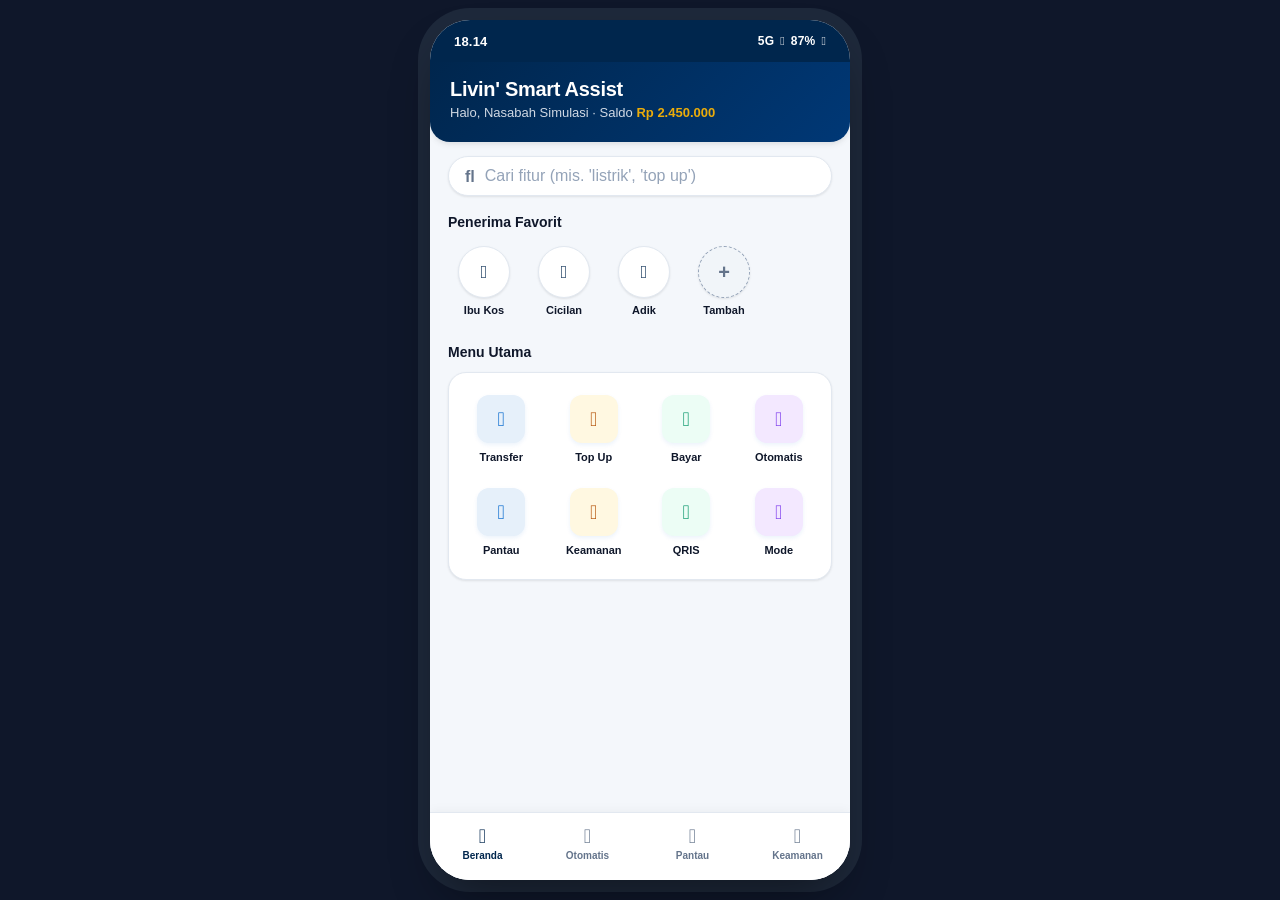
<file: index.html>
<!DOCTYPE html>
<html lang="id">
<head>
  <meta charset="UTF-8">
  <meta name="viewport" content="width=device-width, initial-scale=1, viewport-fit=cover">
  <title>Livin' Smart Assist</title>
  <meta name="theme-color" content="#0F4C81">
  <link rel="manifest" href="./manifest.json">
  <!-- iPhone / iOS Safari PWA meta tags -->
  <meta name="apple-mobile-web-app-capable" content="yes">
  <meta name="mobile-web-app-capable" content="yes">
  <meta name="apple-mobile-web-app-status-bar-style" content="black-translucent">
  <meta name="apple-mobile-web-app-title" content="Smart Assist">
  <link rel="apple-touch-icon" href="./icons/apple-touch-icon.png">
  <meta name="format-detection" content="telephone=no">
  <link rel="stylesheet" href="./css/style.css">
  <!-- FontAwesome Icons for clean banking iconography -->
  <link rel="stylesheet" href="https://cdnjs.cloudflare.com/ajax/libs/font-awesome/6.4.0/css/all.min.css">
</head>
<body>

<div class="app-container">

  <!-- ====================================================
       MOBILE SMARTPHONE VIEWPORT MOCKUP (CENTERED ON SCREEN)
       ==================================================== -->
  <div class="phone-mockup">
    <!-- Status Bar (Real-Time Clock | 5G 87%) -->
    <div class="phone-status-bar">
      <span id="status-bar-clock">--.--</span>
      <div class="status-bar-icons">
        <span>5G</span>
        <i class="fas fa-signal"></i>
        <span>87%</span>
        <i class="fas fa-battery-three-quarters"></i>
      </div>
    </div>

    <!-- Scrollable Screen Content Container -->
    <div class="screen-content" id="screen-scroll-container">

      <!-- ==============================================
           1. HALAMAN BERANDA (Wireframe Gambar 4.11 Kiri)
           ============================================== -->
      <section id="view-beranda" class="page-view active">
        <!-- Header Livin' Smart Assist: Judul + Sapaan Saldo -->
        <div class="livin-header">
          <div class="home-brand-title">Livin' Smart Assist</div>
          <div class="home-greeting" id="home-greeting-text">
            Halo, Nasabah Simulasi &middot; Saldo <strong>Rp 2.450.000</strong>
          </div>
        </div>

        <!-- Kolom Pencarian Fitur -->
        <div class="search-bar-widget">
          <div class="search-input-box" onclick="App.navigateTo('pencarian-fitur')">
            <i class="fas fa-search" style="color: #64748b;"></i>
            <input type="text" placeholder="Cari fitur (mis. 'listrik', 'top up')" readonly>
          </div>
        </div>

        <!-- Deretan Penerima Favorit (Ibu Kos, Cicilan, Adik, + Tambah) -->
        <div class="section-wrap">
          <div class="section-head">
            <span class="section-title">Penerima Favorit</span>
          </div>
          <div class="favorites-row" id="home-favorites-row">
            <!-- Dynamic favorites rendered by js/app.js -->
          </div>
        </div>

        <!-- Menu Utama (8 Ikon: Transfer, Top Up, Bayar, Otomatis, Pantau, Keamanan, QRIS, Mode) -->
        <div class="section-wrap">
          <div class="section-head">
            <span class="section-title">Menu Utama</span>
          </div>
          <div class="menu-grid-8">
            <button class="menu-item-btn" onclick="App.navigateTo('buat-jadwal')">
              <div class="menu-icon-box"><i class="fas fa-exchange-alt"></i></div>
              <span class="menu-title-text">Transfer</span>
            </button>
            <button class="menu-item-btn" onclick="App.navigateTo('buat-jadwal')">
              <div class="menu-icon-box gold"><i class="fas fa-mobile-alt"></i></div>
              <span class="menu-title-text">Top Up</span>
            </button>
            <button class="menu-item-btn" onclick="App.navigateTo('buat-jadwal')">
              <div class="menu-icon-box green"><i class="fas fa-receipt"></i></div>
              <span class="menu-title-text">Bayar</span>
            </button>
            <button class="menu-item-btn" onclick="App.navigateTo('transaksi-otomatis')">
              <div class="menu-icon-box purple"><i class="fas fa-sync-alt"></i></div>
              <span class="menu-title-text">Otomatis</span>
            </button>
            <button class="menu-item-btn" onclick="App.navigateTo('pantau-transaksi')">
              <div class="menu-icon-box"><i class="fas fa-clipboard-list"></i></div>
              <span class="menu-title-text">Pantau</span>
            </button>
            <button class="menu-item-btn" onclick="App.navigateTo('pusat-keamanan')">
              <div class="menu-icon-box gold"><i class="fas fa-shield-alt"></i></div>
              <span class="menu-title-text">Keamanan</span>
            </button>
            <button class="menu-item-btn" onclick="alert('Simulasi QRIS: Kamera pemindai siap digunakan.')">
              <div class="menu-icon-box green"><i class="fas fa-qrcode"></i></div>
              <span class="menu-title-text">QRIS</span>
            </button>
            <button class="menu-item-btn" onclick="App.toggleSimpleMode(true)">
              <div class="menu-icon-box purple"><i class="fas fa-th-large"></i></div>
              <span class="menu-title-text">Mode</span>
            </button>
          </div>
        </div>
      </section>

      <!-- ==============================================
           2. HALAMAN MODE SEDERHANA (Gambar 5.1 Kanan)
           ============================================== -->
      <section id="view-mode-sederhana" class="page-view">
        <div class="sederhana-wrap">
          <div class="sederhana-header-card">
            <h1>Mode Sederhana</h1>
            <p>Tampilan besar dengan menu inti untuk kemudahan akses nasabah.</p>
          </div>

          <!-- 4 Menu Inti Berukuran Besar -->
          <div class="sederhana-grid-4">
            <button class="sederhana-btn" onclick="App.navigateTo('buat-jadwal')">
              <div class="sederhana-icon transfer"><i class="fas fa-exchange-alt"></i></div>
              <span class="sederhana-label">Transfer</span>
            </button>
            <button class="sederhana-btn" onclick="App.navigateTo('buat-jadwal')">
              <div class="sederhana-icon topup"><i class="fas fa-wallet"></i></div>
              <span class="sederhana-label">Top Up</span>
            </button>
            <button class="sederhana-btn" onclick="App.navigateTo('buat-jadwal')">
              <div class="sederhana-icon bayar"><i class="fas fa-receipt"></i></div>
              <span class="sederhana-label">Bayar</span>
            </button>
            <button class="sederhana-btn" onclick="App.navigateTo('pantau-transaksi')">
              <div class="sederhana-icon pantau"><i class="fas fa-clipboard-list"></i></div>
              <span class="sederhana-label">Pantau</span>
            </button>
          </div>

          <!-- Sakelar Kembali ke Mode Normal -->
          <div class="mode-switch-card">
            <div class="mode-switch-info">
              <h4>Mode Sederhana</h4>
              <p>Tampilkan 4 menu inti saja</p>
            </div>
            <label class="switch">
              <input type="checkbox" id="mode-sederhana-switch" checked onchange="App.toggleSimpleMode(this.checked)">
              <span class="slider"></span>
            </label>
          </div>
        </div>
      </section>

      <!-- ==============================================
           3. HALAMAN PENCARIAN FITUR (Gambar 5.2 Kiri)
           ============================================== -->
      <section id="view-pencarian-fitur" class="page-view">
        <div class="livin-header-sub">
          <button class="header-back-btn" onclick="App.navigateTo('beranda')"><i class="fas fa-arrow-left"></i></button>
          <div class="header-title-wrap">
            <h2>Pencarian Fitur</h2>
            <p>Cari fitur cepat berdasarkan kata kunci</p>
          </div>
        </div>

        <div style="padding: 16px 18px 8px 18px;">
          <div class="search-input-box">
            <i class="fas fa-search" style="color: #64748b;"></i>
            <input type="text" id="feature-search-input" placeholder="Ketik kata kunci (mis. 'listrik', 'gopay')..." oninput="App.executeFeatureSearch(this.value)">
          </div>
          <div id="feature-search-msg" style="font-size: 12px; color: var(--text-muted); margin: 8px 6px 0 6px;">
            Masukkan kata kunci pencarian
          </div>
        </div>

        <div style="padding: 10px 18px;" id="feature-search-results">
          <!-- Populated dynamically -->
        </div>
      </section>

      <!-- ==============================================
           4. HALAMAN PENERIMA FAVORIT (Gambar 5.2 Kanan)
           ============================================== -->
      <section id="view-penerima-favorit" class="page-view">
        <div class="livin-header-sub">
          <button class="header-back-btn" onclick="App.navigateTo('beranda')"><i class="fas fa-arrow-left"></i></button>
          <div class="header-title-wrap">
            <h2>Penerima Favorit</h2>
            <p>Transfer lebih cepat tanpa input ulang</p>
          </div>
        </div>

        <div style="padding: 14px 18px 6px 18px;">
          <button class="btn btn-primary btn-block" onclick="App.openModal('modal-tambah-favorit')">
            <i class="fas fa-user-plus"></i> + Tambah Penerima Favorit
          </button>
        </div>

        <div style="padding: 10px 18px;" id="favorit-list-container">
          <!-- Populated dynamically -->
        </div>
      </section>

      <!-- ==============================================
           5. HALAMAN TRANSAKSI OTOMATIS (Gambar 4.11 & 5.3 Kiri)
           ============================================== -->
      <section id="view-transaksi-otomatis" class="page-view">
        <div class="livin-header-sub">
          <button class="header-back-btn" onclick="App.navigateTo('beranda')"><i class="fas fa-arrow-left"></i></button>
          <div class="header-title-wrap">
            <h2>Transaksi Otomatis</h2>
            <p>Atur transaksi rutin sekali, jalan sendiri</p>
          </div>
        </div>

        <!-- Tab Status Jadwal (Aktif, Dijeda, Riwayat) -->
        <div class="tabs-nav">
          <button class="tab-btn jadwal-tab-btn active" data-tab="Aktif" onclick="App.setScheduleTab('Aktif')">
            Aktif (<span id="tab-count-aktif">3</span>)
          </button>
          <button class="tab-btn jadwal-tab-btn" data-tab="Dijeda" onclick="App.setScheduleTab('Dijeda')">
            Dijeda (<span id="tab-count-dijeda">0</span>)
          </button>
          <button class="tab-btn jadwal-tab-btn" data-tab="Riwayat" onclick="App.navigateTo('pantau-transaksi')">
            Riwayat
          </button>
        </div>

        <div class="fab-container">
          <button class="btn btn-primary btn-block" onclick="App.navigateTo('buat-jadwal')">
            <i class="fas fa-plus"></i> + Buat Jadwal Baru
          </button>
        </div>

        <div style="padding: 0 18px 20px 18px;" id="jadwal-list-container">
          <!-- Populated dynamically -->
        </div>
      </section>

      <!-- ==============================================
           6. HALAMAN BUAT JADWAL (Gambar 5.3 Kanan)
           ============================================== -->
      <section id="view-buat-jadwal" class="page-view">
        <div class="livin-header-sub">
          <button class="header-back-btn" onclick="App.navigateTo('transaksi-otomatis')"><i class="fas fa-arrow-left"></i></button>
          <div class="header-title-wrap">
            <h2>Buat Jadwal Transaksi</h2>
            <p>Atur jadwal transaksi dan perlindungan saldo</p>
          </div>
        </div>

        <div style="padding: 16px 18px 30px 18px;">
          <!-- Quick favorite picker -->
          <div class="form-group">
            <label class="form-label">Pilih dari Favorit (Opsional)</label>
            <select class="form-select" id="jadwal-fav-picker" onchange="App.onFavPickerChange(this.value)">
              <!-- Options populated by JS -->
            </select>
          </div>

          <div class="form-group">
            <label class="form-label">Jenis Transaksi</label>
            <select class="form-select" id="jadwal-input-jenis">
              <option value="Transfer">Transfer</option>
              <option value="Top up">Top up</option>
              <option value="Tagihan">Tagihan</option>
            </select>
          </div>

          <div class="form-group">
            <label class="form-label">Penerima atau Tujuan</label>
            <input type="text" class="form-input" id="jadwal-input-tujuan" placeholder="Nama penerima / no. rekening / ID pelanggan">
            <div class="form-helper">Wajib diisi sesuai tujuan pembayaran.</div>
          </div>

          <div class="form-group">
            <label class="form-label">Nominal (Rp)</label>
            <input type="number" inputmode="numeric" class="form-input" id="jadwal-input-nominal" placeholder="Contoh: 900000" min="1">
            <div class="form-helper">Nominal harus berupa angka lebih dari 0.</div>
          </div>

          <div class="form-group">
            <label class="form-label">Frekuensi</label>
            <select class="form-select" id="jadwal-input-frekuensi">
              <option value="Bulanan">Bulanan</option>
              <option value="Mingguan">Mingguan</option>
            </select>
          </div>

          <div class="form-group">
            <label class="form-label">Tanggal Mulai / Jatuh Tempo</label>
            <input type="date" class="form-input" id="jadwal-input-tanggal">
            <div class="form-helper">Tanggal mulai tidak boleh di masa lalu.</div>
          </div>

          <div class="form-group">
            <label class="form-label">Saldo Minimum yang Dilindungi (Rp)</label>
            <input type="number" inputmode="numeric" class="form-input" id="jadwal-input-saldomin" value="100000" min="0" step="10000">
            <div class="form-helper">Batas saldo aman (parameter: Rp 50.000 – Rp 200.000).</div>
          </div>

          <!-- Alert Note matching Figure 5.3 -->
          <div class="info-box warning">
            <i class="fas fa-shield-alt"></i>
            <div>Transaksi ditunda otomatis bila saldo setelah transaksi di bawah saldo minimum.</div>
          </div>

          <div style="display:flex; flex-direction:column; gap:10px; margin-top:20px;">
            <button class="btn btn-primary btn-block" onclick="App.saveScheduleForm()">
              <i class="fas fa-check"></i> Simpan Jadwal
            </button>
            <button class="btn btn-secondary btn-block" onclick="App.navigateTo('transaksi-otomatis')">
              Batal
            </button>
          </div>
        </div>
      </section>

      <!-- ==============================================
           7. HALAMAN PANTAU TRANSAKSI (Gambar 4.12 & 5.5 Kiri)
           ============================================== -->
      <section id="view-pantau-transaksi" class="page-view">
        <div class="livin-header-sub">
          <button class="header-back-btn" onclick="App.navigateTo('beranda')"><i class="fas fa-arrow-left"></i></button>
          <div class="header-title-wrap">
            <h2>Pantau Transaksi</h2>
            <p>Status transaksi & antrean pemrosesan ulang</p>
          </div>
        </div>

        <!-- Tab Status (Semua, Berhasil, Tertunda, Gagal) -->
        <div class="tabs-nav">
          <button class="tab-btn trx-filter-btn active" data-filter="Semua" onclick="App.setTrxFilter('Semua')">
            <span id="tab-trx-semua">Semua</span>
          </button>
          <button class="tab-btn trx-filter-btn" data-filter="Berhasil" onclick="App.setTrxFilter('Berhasil')">
            <span id="tab-trx-berhasil">Berhasil</span>
          </button>
          <button class="tab-btn trx-filter-btn" data-filter="Tertunda" onclick="App.setTrxFilter('Tertunda')">
            <span id="tab-trx-tertunda">Tertunda</span>
          </button>
          <button class="tab-btn trx-filter-btn" data-filter="Gagal" onclick="App.setTrxFilter('Gagal')">
            <span id="tab-trx-gagal">Gagal</span>
          </button>
        </div>

        <div style="padding: 14px 18px;" id="pantau-trx-list">
          <!-- Populated dynamically -->
        </div>
      </section>

      <!-- ==============================================
           8. HALAMAN DETAIL TRANSAKSI (Gambar 5.5 Kanan)
           ============================================== -->
      <section id="view-detail-transaksi" class="page-view">
        <div class="livin-header-sub">
          <button class="header-back-btn" onclick="App.navigateTo('pantau-transaksi')"><i class="fas fa-arrow-left"></i></button>
          <div class="header-title-wrap">
            <h2>Detail Transaksi</h2>
            <p>Informasi status, nominal & rincian antrean</p>
          </div>
        </div>

        <div style="padding: 16px 18px;" id="detail-trx-content">
          <!-- Populated dynamically -->
        </div>
      </section>

      <!-- ==============================================
           9. HALAMAN PUSAT KEAMANAN (Gambar 4.12 & 5.6)
           ============================================== -->
      <section id="view-pusat-keamanan" class="page-view">
        <div class="livin-header-sub">
          <button class="header-back-btn" onclick="App.navigateTo('beranda')"><i class="fas fa-arrow-left"></i></button>
          <div class="header-title-wrap">
            <h2>Pusat Keamanan</h2>
            <p>Atur perlindungan sesuai profil Anda</p>
          </div>
        </div>

        <div style="padding: 16px 18px 24px 18px;">

          <!-- Kunci Aktif Alert Banner (if locked) -->
          <div id="sec-lock-banner" class="info-box warning" style="display: none;">
            <i class="fas fa-lock"></i>
            <div>
              <strong>Transaksi keluar dikunci.</strong><br>
              <span id="sec-lock-info-text">Semua transfer dan pembayaran ditolak sampai kunci dibuka.</span>
            </div>
          </div>

          <!-- Limit Transaksi Harian Card -->
          <div class="card">
            <div style="display:flex; justify-content:space-between; align-items:flex-start;">
              <div>
                <div style="font-size:12px; color:var(--text-muted); font-weight:600;">Limit transaksi harian</div>
                <div style="font-size:20px; font-weight:800; color:var(--text-main); margin-top:3px;" id="sec-limit-harian">Rp 5.000.000</div>
                <div style="font-size:11px; color:var(--text-secondary); margin-top:3px;" id="sec-used-today">Terpakai hari ini Rp 0</div>
              </div>
              <button class="btn btn-secondary btn-sm" onclick="App.openEditLimitModal()">Ubah</button>
            </div>
          </div>

          <!-- Ambang Verifikasi Sidik Jari Card -->
          <div class="card">
            <div style="display:flex; justify-content:space-between; align-items:flex-start;">
              <div>
                <div style="font-size:12px; color:var(--text-muted); font-weight:600;">Ambang verifikasi sidik jari</div>
                <div style="font-size:20px; font-weight:800; color:var(--text-main); margin-top:3px;" id="sec-ambang-verif">Rp 1.000.000</div>
                <div style="font-size:11px; color:var(--text-secondary); margin-top:3px;">Di atas nilai ini wajib verifikasi</div>
              </div>
              <button class="btn btn-secondary btn-sm" onclick="App.openEditLimitModal()">Ubah</button>
            </div>
          </div>

          <!-- Kunci Sementara Transaksi Keluar Card -->
          <div class="card">
            <div style="display:flex; justify-content:space-between; align-items:center;">
              <div>
                <div style="font-size:13px; font-weight:700; color:var(--text-main);">Kunci sementara transaksi keluar</div>
                <div style="font-size:11px; color:var(--text-muted); margin-top:2px;">Blokir semua transfer & pembayaran</div>
              </div>
              <label class="switch">
                <input type="checkbox" id="sec-lock-switch" onchange="App.toggleLockSwitch(this.checked)">
                <span class="slider"></span>
              </label>
            </div>
          </div>

          <!-- Log Peringatan Row Menu -->
          <div class="card card-clickable" onclick="App.navigateTo('log-peringatan')" style="margin-top: 10px;">
            <div style="display:flex; justify-content:space-between; align-items:center;">
              <div style="display:flex; align-items:center; gap:10px;">
                <div style="width:36px; height:36px; border-radius:50%; background:#fee2e2; color:#b91c1c; display:flex; align-items:center; justify-content:center;">
                  <i class="fas fa-exclamation-triangle"></i>
                </div>
                <div>
                  <div style="font-size:13px; font-weight:700;">Log peringatan</div>
                  <div style="font-size:11px; color:var(--text-muted);" id="sec-log-count">(3 catatan)</div>
                </div>
              </div>
              <i class="fas fa-chevron-right" style="color:#cbd5e1; font-size:13px;"></i>
            </div>
          </div>

          <!-- Bagian Lipat: Pengaturan Simulasi (Demo) -->
          <details class="demo-accordion" id="demo-settings-accordion">
            <summary>
              <span><i class="fas fa-sliders-h" style="margin-right:6px;"></i> Pengaturan Simulasi (Demo)</span>
              <i class="fas fa-chevron-down summary-arrow"></i>
            </summary>
            <div class="demo-content-body">
              <div class="form-group" style="margin-bottom: 12px;">
                <label class="form-label" style="font-size:11px;">Kontrol Simulasi Layanan Bank</label>
                <select class="form-select" id="bank-simulation-select" onchange="App.setBankSimulationMode(this.value)">
                  <option value="auto">Normal</option>
                  <option value="gangguan_once">Gangguan 1x lalu pulih</option>
                  <option value="always_disruption">Gangguan terus-menerus</option>
                  <option value="always_fail">Transaksi Gagal</option>
                </select>
                <div class="form-helper" style="font-size:10px;">Pilih kondisi respon layanan bank simulasi untuk pengujian alur.</div>
              </div>
              <button class="btn btn-secondary btn-sm btn-block" onclick="App.resetSimulationData()">
                <i class="fas fa-undo"></i> Reset Data Simulasi
              </button>

              <!-- Kontainer Pasang PWA (Android / iPhone) -->
              <div id="pwa-install-container" style="margin-top: 14px; padding-top: 12px; border-top: 1px dashed #cbd5e1; display: none;">
                <div style="font-size: 11px; font-weight: 700; color: var(--primary-navy); margin-bottom: 6px; display: flex; align-items: center; gap: 5px;">
                  <i class="fas fa-mobile-alt" style="color: var(--primary-blue);"></i> Pasang Aplikasi (PWA)
                </div>
                <!-- Tombol Android Chrome -->
                <button id="pwa-install-btn" class="btn btn-primary btn-sm btn-block" style="display: none; margin-bottom: 6px;" onclick="App.installPWA()">
                  <i class="fas fa-download"></i> Pasang Aplikasi ke Layar Utama
                </button>
                <!-- Petunjuk iPhone Safari -->
                <div id="pwa-ios-tip" style="display: none; background: #e6f0fa; border: 1px solid #bfdbfe; border-radius: var(--radius-sm); padding: 8px 10px; font-size: 11px; color: #1e3a8a; line-height: 1.4;">
                  <i class="fas fa-info-circle" style="color: var(--primary-blue); margin-right: 4px;"></i>
                  Ketuk tombol <strong>Bagikan</strong> (<i class="fas fa-share-square"></i>), lalu pilih <strong>'Tambahkan ke Layar Utama'</strong>.
                </div>
              </div>
            </div>
          </details>

        </div>
      </section>

      <!-- ==============================================
           10. HALAMAN LOG PERINGATAN (Gambar 5.7 Kiri)
           ============================================== -->
      <section id="view-log-peringatan" class="page-view">
        <div class="livin-header-sub">
          <button class="header-back-btn" onclick="App.navigateTo('pusat-keamanan')"><i class="fas fa-arrow-left"></i></button>
          <div class="header-title-wrap">
            <h2>Log Peringatan</h2>
            <p>Daftar kejadian keamanan dan penolakan transaksi</p>
          </div>
        </div>

        <div style="padding: 14px 18px;" id="log-list-container">
          <!-- Populated dynamically -->
        </div>
      </section>

    </div><!-- End screen-content -->

    <!-- ==============================================
         BOTTOM NAVIGATION BAR (4 Menu Inti)
         Beranda, Otomatis, Pantau, Keamanan
         ============================================== -->
    <nav class="bottom-nav">
      <button class="nav-item-btn active" data-target="beranda" onclick="App.navigateTo('beranda')">
        <i class="fas fa-home"></i>
        <span>Beranda</span>
      </button>
      <button class="nav-item-btn" data-target="transaksi-otomatis" onclick="App.navigateTo('transaksi-otomatis')">
        <i class="fas fa-sync-alt"></i>
        <span>Otomatis</span>
      </button>
      <button class="nav-item-btn" data-target="pantau-transaksi" onclick="App.navigateTo('pantau-transaksi')">
        <i class="fas fa-clipboard-list"></i>
        <span>Pantau</span>
      </button>
      <button class="nav-item-btn" data-target="pusat-keamanan" onclick="App.navigateTo('pusat-keamanan')">
        <i class="fas fa-shield-alt"></i>
        <span>Keamanan</span>
      </button>
    </nav>

    <!-- ==============================================
         MODAL 1: VERIFIKASI SIDIK JARI (Gambar 5.7 Kanan)
         ============================================== -->
    <div id="modal-fingerprint" class="modal-overlay">
      <div class="modal-sheet" style="text-align: center;">
        <div class="modal-drag-bar"></div>
        <h3 style="font-size: 17px; font-weight: 800; margin-bottom: 4px;">Verifikasi Sidik Jari</h3>
        <p style="font-size: 12px; color: var(--text-muted); margin-bottom: 16px;">Nominal melebihi ambang batas keamanan</p>

        <div class="fingerprint-icon-box" onclick="App.resolveFingerprint(true)">
          <i class="fas fa-fingerprint"></i>
        </div>

        <p style="font-size: 13px; font-weight: 600; color: var(--text-secondary); margin-bottom: 20px;">
          Sentuh sensor untuk melanjutkan
        </p>

        <div style="display:flex; flex-direction:column; gap:8px;">
          <button class="btn btn-primary btn-block" onclick="App.resolveFingerprint(true)">
            <i class="fas fa-check-circle"></i> Simulasi Verifikasi Sukses
          </button>
          <button class="btn btn-danger btn-block" onclick="App.resolveFingerprint(false)">
            <i class="fas fa-times-circle"></i> Simulasi Verifikasi Gagal
          </button>
          <button class="btn btn-secondary btn-block" onclick="App.resolveFingerprint(false)">
            Batal
          </button>
        </div>
      </div>
    </div>

    <!-- ==============================================
         MODAL 2: PERINGATAN SALDO MINIMUM (Gambar 5.4)
         ============================================== -->
    <div id="modal-saldo-minimum" class="modal-overlay">
      <div class="modal-sheet">
        <div class="modal-drag-bar"></div>
        <div class="saldo-min-alert-banner" id="saldo-min-modal-text">
          Transaksi ditahan. Saldo setelah transaksi berada di bawah saldo minimum yang dilindungi.
        </div>

        <div style="display:flex; flex-direction:column; gap:10px; margin-top:16px;">
          <button class="btn btn-primary btn-block" onclick="App.closeModal('modal-saldo-minimum'); App.navigateTo('buat-jadwal');">
            Ubah Saldo Minimum
          </button>
          <button class="btn btn-secondary btn-block" onclick="App.closeModal('modal-saldo-minimum')">
            Lewati Periode Ini
          </button>
        </div>
      </div>
    </div>

    <!-- ==============================================
         MODAL 3: TAMBAH PENERIMA FAVORIT
         ============================================== -->
    <div id="modal-tambah-favorit" class="modal-overlay">
      <div class="modal-sheet">
        <div class="modal-drag-bar"></div>
        <h3 style="font-size: 16px; font-weight: 800; margin-bottom: 14px;">Tambah Penerima Favorit</h3>

        <div class="form-group">
          <label class="form-label">Nama Penerima</label>
          <input type="text" class="form-input" id="fav-modal-nama" placeholder="Contoh: Ibu Kos / Adik / Cicilan">
        </div>

        <div class="form-group">
          <label class="form-label">Nomor Rekening / Tujuan</label>
          <input type="text" class="form-input" id="fav-modal-tujuan" placeholder="Nomor rekening atau ID">
        </div>

        <div class="form-group">
          <label class="form-label">Jenis Transaksi</label>
          <select class="form-select" id="fav-modal-jenis">
            <option value="Transfer">Transfer</option>
            <option value="Top Up">Top Up</option>
            <option value="Tagihan">Tagihan</option>
          </select>
        </div>

        <div style="display:flex; gap:10px; margin-top:16px;">
          <button class="btn btn-primary btn-block" onclick="App.saveNewFavoriteFromModal()">Simpan</button>
          <button class="btn btn-secondary btn-block" onclick="App.closeModal('modal-tambah-favorit')">Batal</button>
        </div>
      </div>
    </div>

    <!-- ==============================================
         MODAL 4: EDIT LIMIT & AMBANG KEAMANAN
         ============================================== -->
    <div id="modal-edit-limit" class="modal-overlay">
      <div class="modal-sheet">
        <div class="modal-drag-bar"></div>
        <h3 style="font-size: 16px; font-weight: 800; margin-bottom: 14px;">Ubah Pengaturan Keamanan</h3>

        <div class="form-group">
          <label class="form-label">Limit Transaksi Harian (Rp)</label>
          <input type="number" inputmode="numeric" class="form-input" id="modal-input-limit" min="100000" step="100000">
        </div>

        <div class="form-group">
          <label class="form-label">Ambang Verifikasi Sidik Jari (Rp)</label>
          <input type="number" inputmode="numeric" class="form-input" id="modal-input-ambang" min="50000" step="50000">
          <div class="form-helper">Ambang tidak boleh melebihi Limit harian.</div>
        </div>

        <div style="display:flex; gap:10px; margin-top:16px;">
          <button class="btn btn-primary btn-block" onclick="App.saveEditLimitModal()">Simpan</button>
          <button class="btn btn-secondary btn-block" onclick="App.closeModal('modal-edit-limit')">Batal</button>
        </div>
      </div>
    </div>

    <!-- ==============================================
         MODAL 5: PILIH DURASI KUNCI TRANSAKSI KELUAR
         ============================================== -->
    <div id="modal-pilih-durasi-kunci" class="modal-overlay">
      <div class="modal-sheet">
        <div class="modal-drag-bar"></div>
        <h3 style="font-size: 16px; font-weight: 800; margin-bottom: 4px;">Pilih Durasi Kunci Sementara</h3>
        <p style="font-size: 12px; color: var(--text-muted); margin-bottom: 16px;">Semua transaksi keluar akan ditolak selama masa kunci aktif.</p>

        <div class="duration-selector">
          <div class="duration-pill active" onclick="App.selectDuration(1, this)">1 Jam</div>
          <div class="duration-pill" onclick="App.selectDuration(6, this)">6 Jam</div>
          <div class="duration-pill" onclick="App.selectDuration(24, this)">24 Jam</div>
        </div>

        <div style="display:flex; gap:10px; margin-top:20px;">
          <button class="btn btn-danger btn-block" onclick="App.confirmLockWithDuration()">Kunci Sekarang</button>
          <button class="btn btn-secondary btn-block" onclick="App.closeModal('modal-pilih-durasi-kunci'); App.renderPusatKeamanan();">Batal</button>
        </div>
      </div>
    </div>

  </div><!-- End phone-mockup -->

</div><!-- End app-container -->

<!-- Core Scripts in strict dependency order -->
<script src="./js/data.js"></script>
<script src="./js/storage.js"></script>
<script src="./js/security.js"></script>
<script src="./js/transaction.js"></script>
<script src="./js/navigation.js"></script>
<script src="./js/app.js"></script>

<!-- Service Worker Registration for PWA Offline Capability -->
<script>
  if ('serviceWorker' in navigator) {
    window.addEventListener('load', () => {
      navigator.serviceWorker.register('./sw.js', { scope: './' })
        .then((reg) => {
          console.log('[PWA] Service Worker terdaftar dengan scope:', reg.scope);
        })
        .catch((err) => {
          console.warn('[PWA] Registrasi Service Worker gagal:', err);
        });
    });
  }
</script>

</body>
</html>
</file>
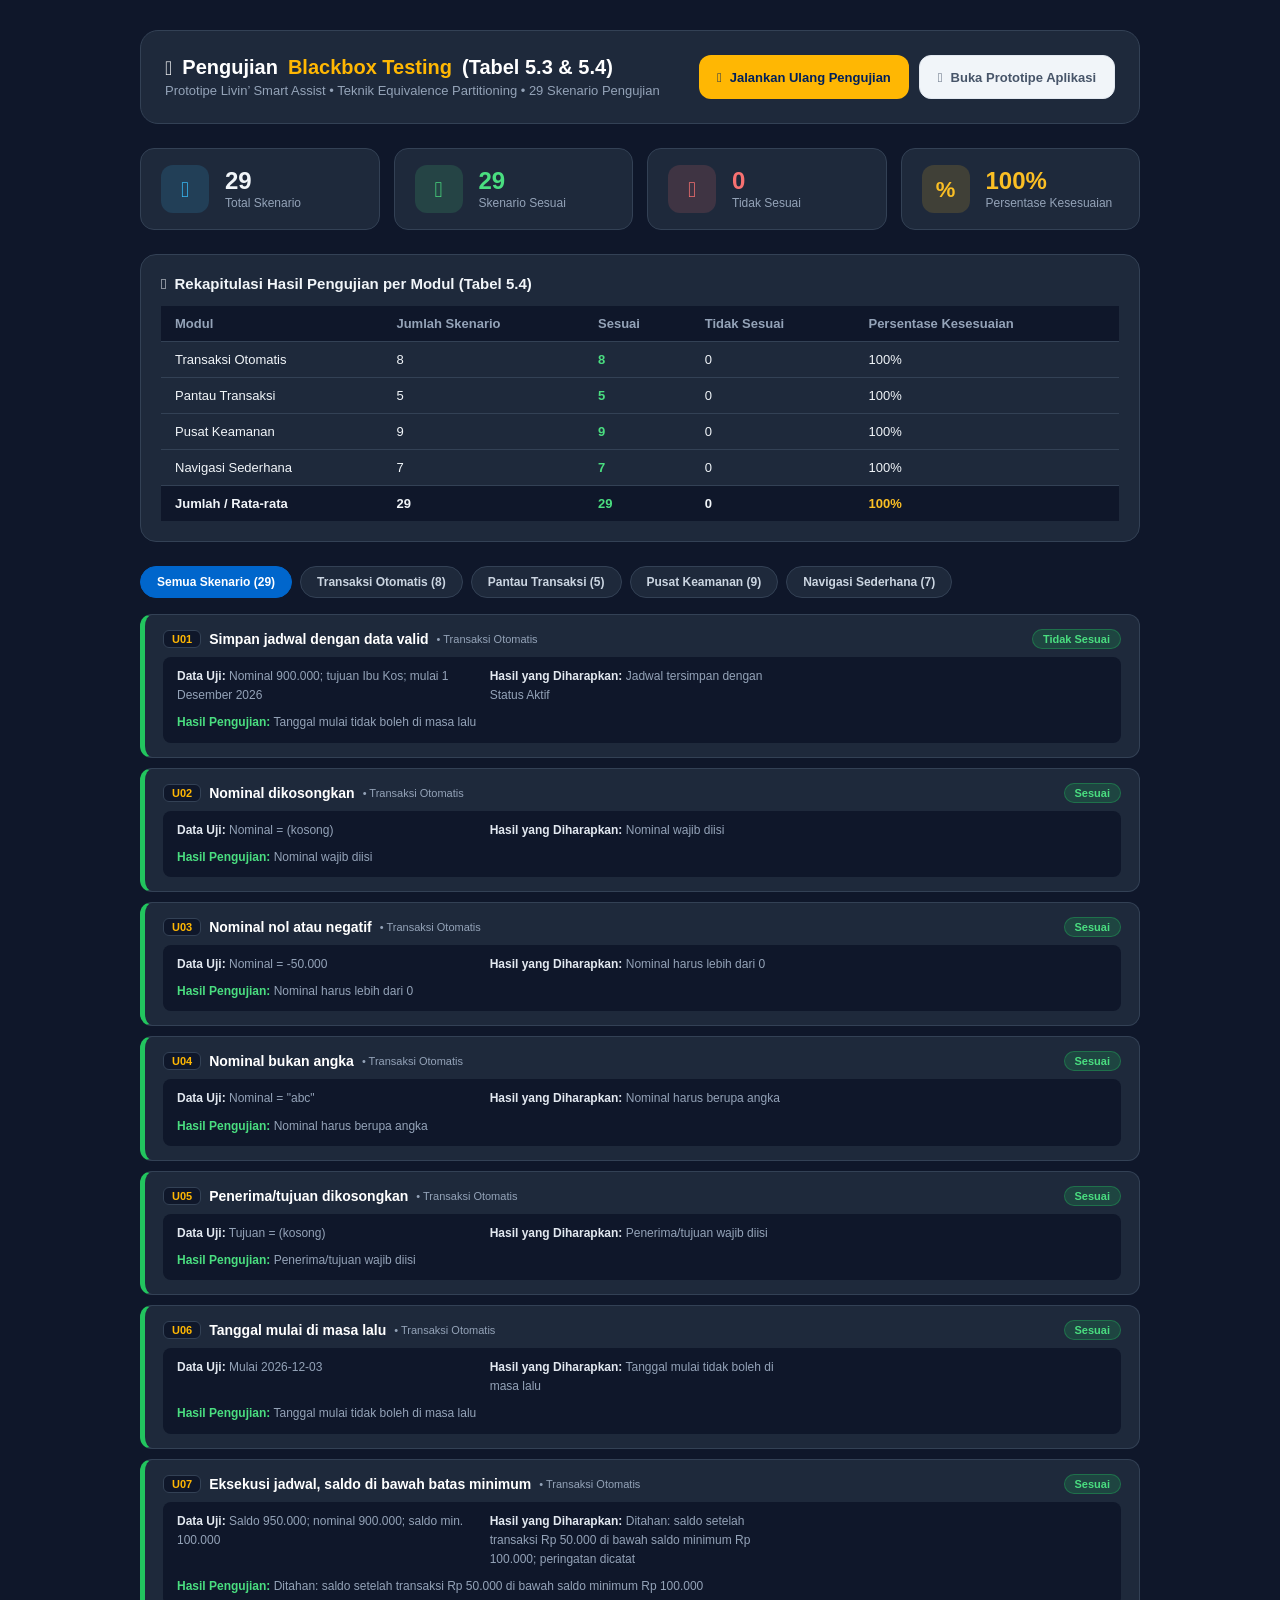
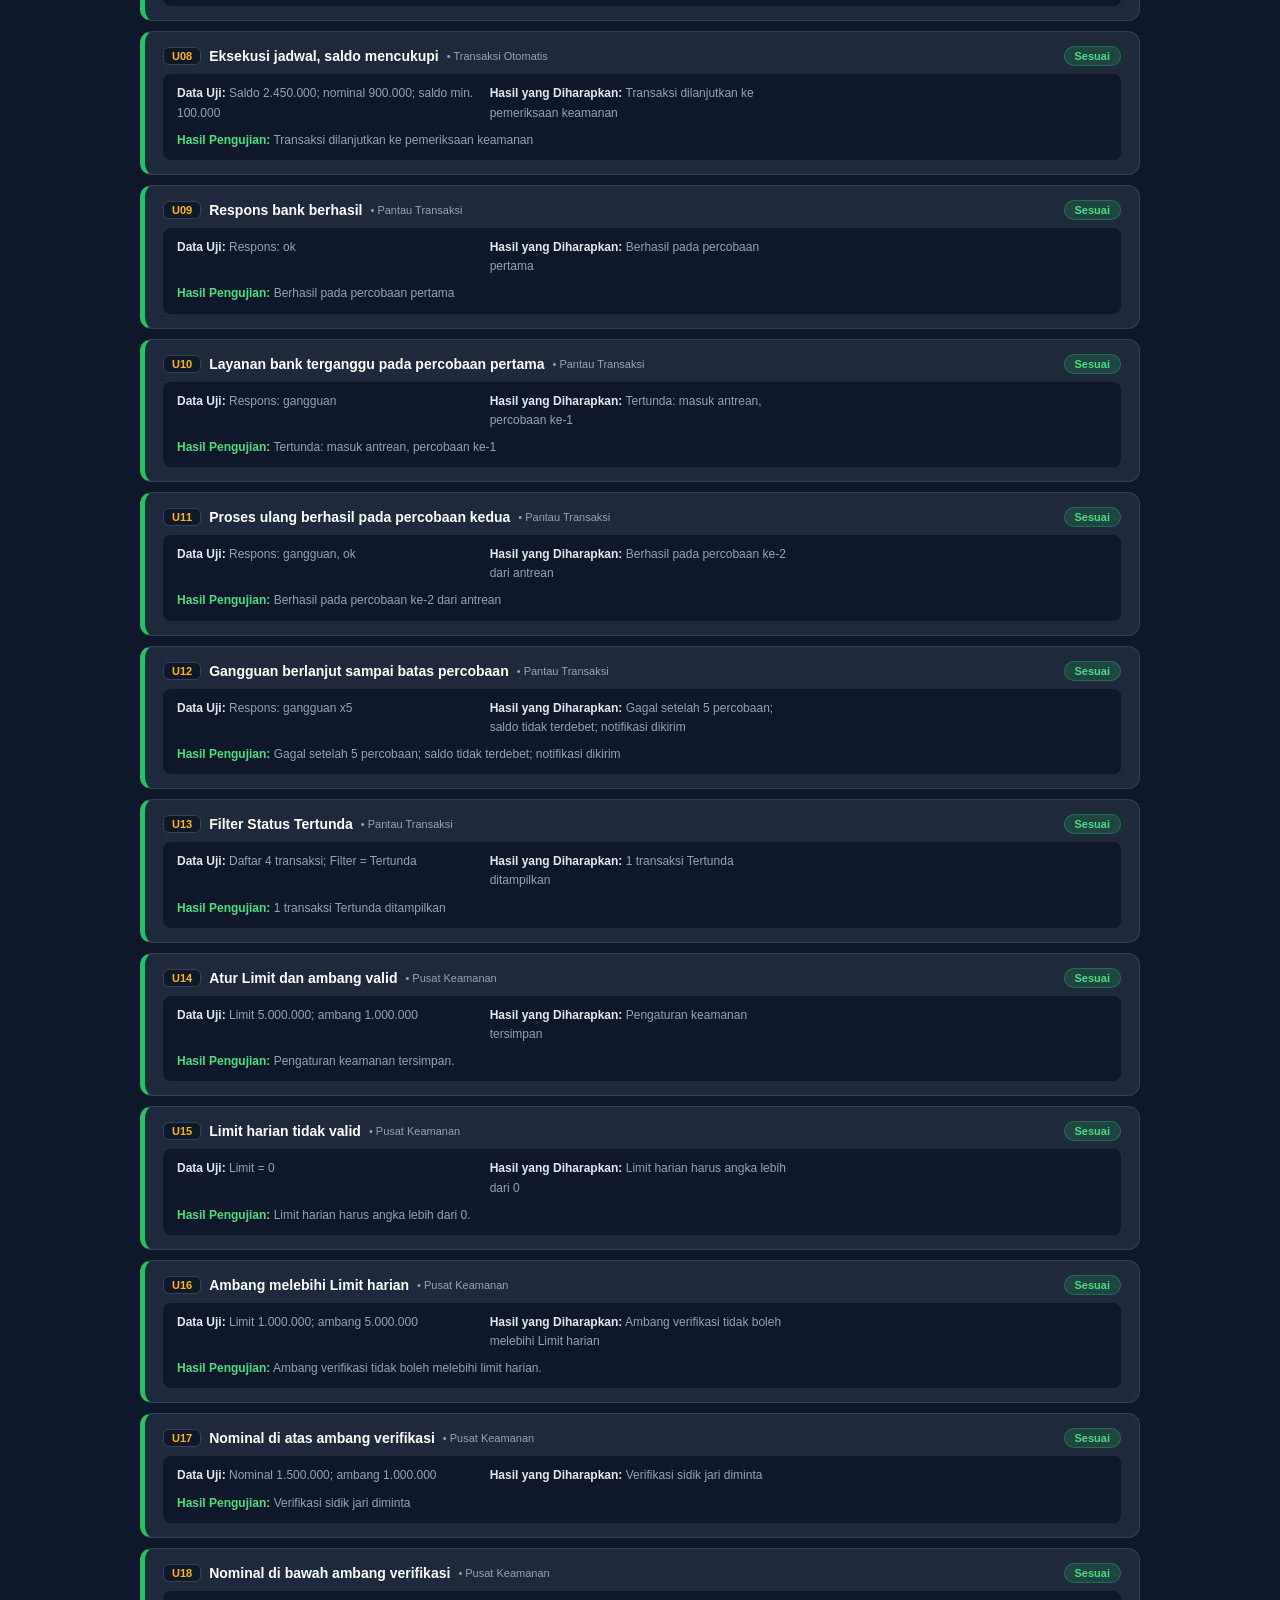
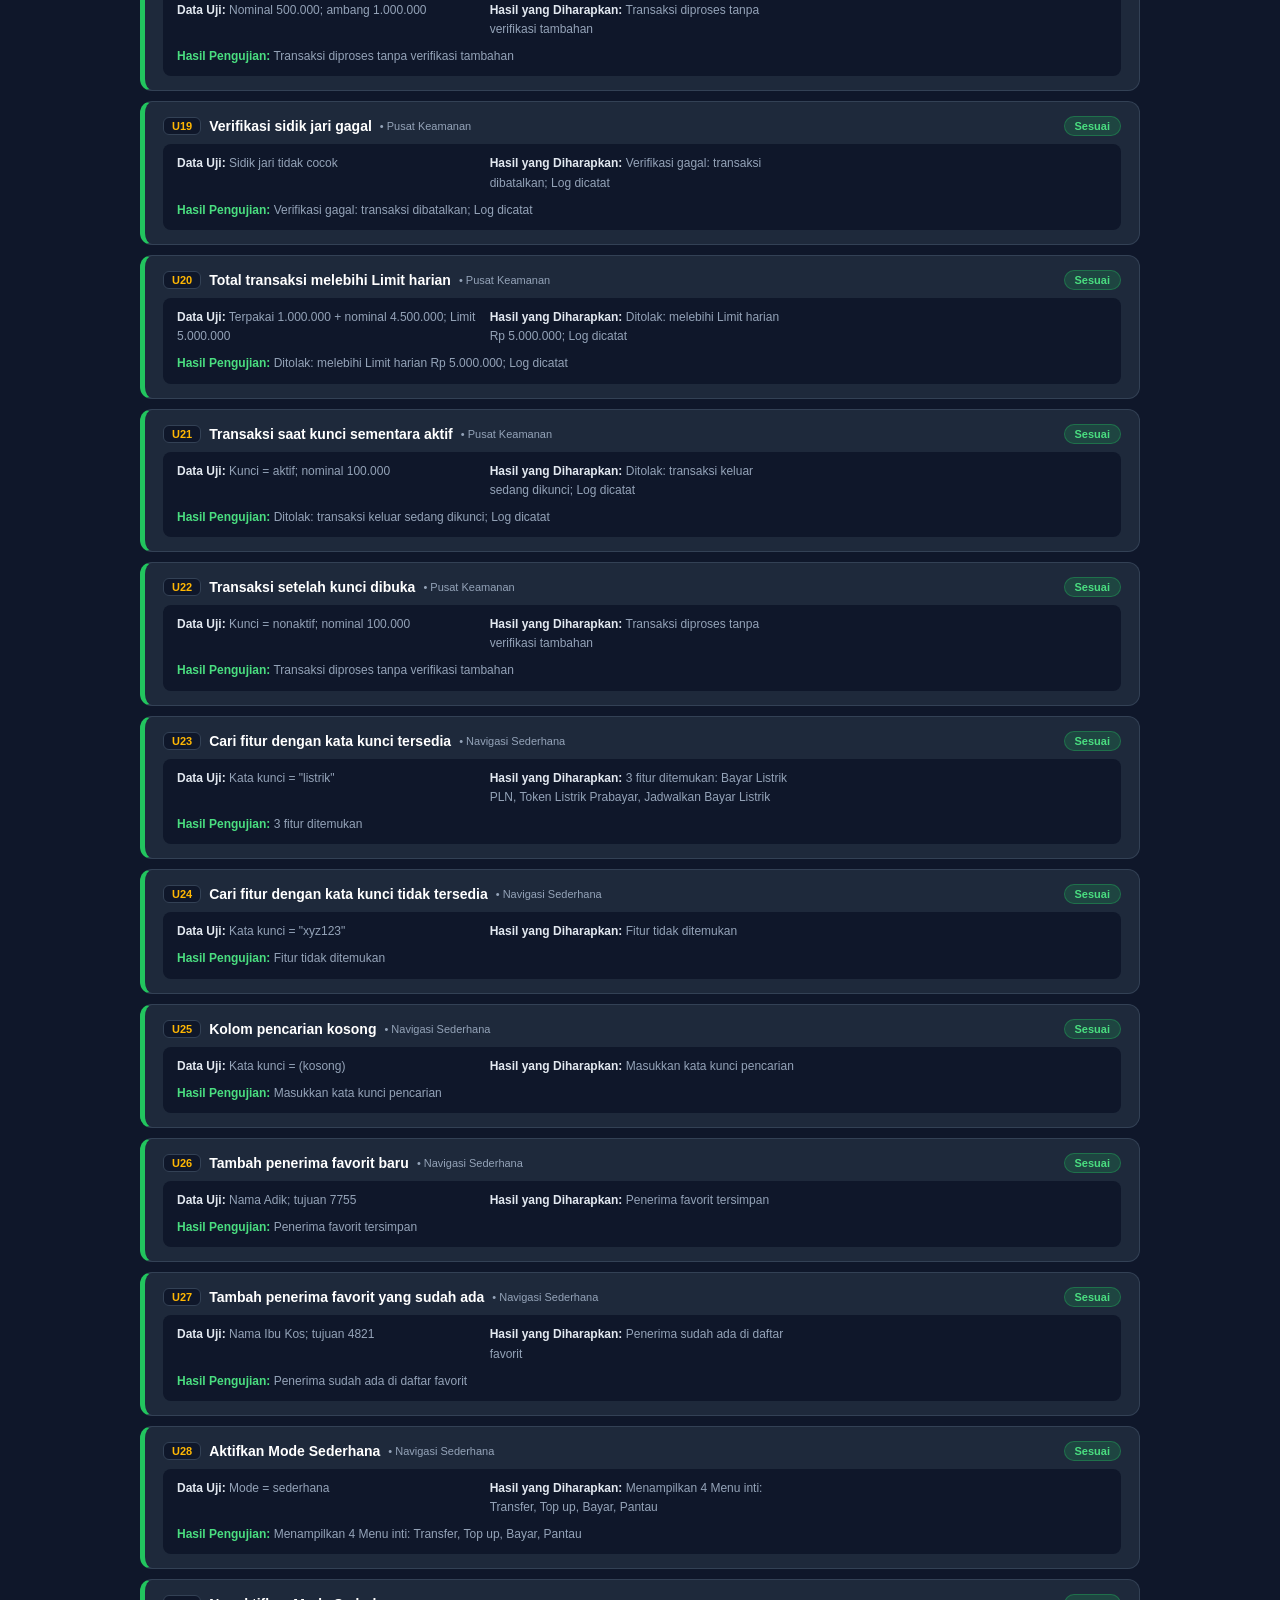
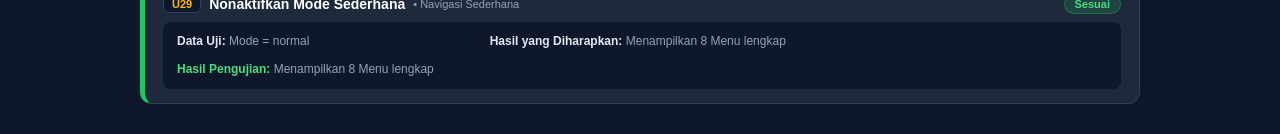
<file: tests.html>
<!DOCTYPE html>
<html lang="id">
<head>
  <meta charset="UTF-8">
  <meta name="viewport" content="width=device-width, initial-scale=1.0">
  <title>Pengujian Blackbox Testing — Livin' Smart Assist</title>
  <link rel="stylesheet" href="css/style.css">
  <link rel="stylesheet" href="https://cdnjs.cloudflare.com/ajax/libs/font-awesome/6.4.0/css/all.min.css">
  <style>
    body {
      background: #0f172a;
      color: #f1f5f9;
      padding: 30px 20px;
      display: block;
      min-height: 100vh;
    }
    .test-dashboard-container {
      max-width: 1000px;
      margin: 0 auto;
    }
    .test-top-header {
      background: #1e293b;
      padding: 24px;
      border-radius: 18px;
      margin-bottom: 24px;
      border: 1px solid #334155;
      display: flex;
      justify-content: space-between;
      align-items: center;
      flex-wrap: wrap;
      gap: 16px;
    }
    .test-title h1 {
      font-size: 20px;
      font-weight: 800;
      color: #ffffff;
      display: flex;
      align-items: center;
      gap: 10px;
    }
    .test-title h1 span {
      color: var(--mandiri-gold);
    }
    .test-title p {
      font-size: 13px;
      color: #94a3b8;
      margin-top: 4px;
    }
    .test-stats-grid {
      display: grid;
      grid-template-columns: repeat(auto-fit, minmax(200px, 1fr));
      gap: 14px;
      margin-bottom: 24px;
    }
    .test-stat-card {
      background: #1e293b;
      border: 1px solid #334155;
      padding: 16px 20px;
      border-radius: 14px;
      display: flex;
      align-items: center;
      gap: 16px;
    }
    .test-stat-icon {
      width: 48px;
      height: 48px;
      border-radius: 12px;
      display: flex;
      align-items: center;
      justify-content: center;
      font-size: 22px;
    }
    .test-stat-icon.blue { background: rgba(56, 189, 248, 0.15); color: #38bdf8; }
    .test-stat-icon.green { background: rgba(74, 222, 128, 0.15); color: #4ade80; }
    .test-stat-icon.red { background: rgba(248, 113, 113, 0.15); color: #f87171; }
    .test-stat-icon.gold { background: rgba(251, 191, 36, 0.15); color: #fbbf24; }
    
    .test-stat-info .num {
      font-size: 24px;
      font-weight: 800;
      line-height: 1.1;
    }
    .test-stat-info .lbl {
      font-size: 12px;
      color: #94a3b8;
      margin-top: 2px;
    }

    /* Summary Table (Tabel 5.4) */
    .rekap-card {
      background: #1e293b;
      border: 1px solid #334155;
      border-radius: 16px;
      padding: 20px;
      margin-bottom: 24px;
    }
    .rekap-card h3 {
      font-size: 15px;
      font-weight: 700;
      margin-bottom: 14px;
      display: flex;
      align-items: center;
      gap: 8px;
    }
    .rekap-table {
      width: 100%;
      border-collapse: collapse;
      font-size: 13px;
    }
    .rekap-table th, .rekap-table td {
      padding: 10px 14px;
      text-align: left;
      border-bottom: 1px solid #334155;
    }
    .rekap-table th {
      color: #94a3b8;
      font-weight: 600;
      background: #0f172a;
    }
    .rekap-table tr:last-child td {
      font-weight: 800;
      border-bottom: none;
      background: #0f172a;
    }

    /* Filter buttons */
    .filter-bar {
      display: flex;
      gap: 8px;
      margin-bottom: 16px;
      flex-wrap: wrap;
    }
    .filter-chip {
      background: #1e293b;
      border: 1px solid #334155;
      color: #cbd5e1;
      padding: 8px 16px;
      border-radius: 9999px;
      font-size: 12px;
      font-weight: 600;
      cursor: pointer;
      transition: 0.15s;
    }
    .filter-chip.active, .filter-chip:hover {
      background: var(--primary-blue);
      border-color: var(--primary-blue);
      color: #ffffff;
    }

    /* Test Cards */
    .test-cards-grid {
      display: grid;
      grid-template-columns: 1fr;
      gap: 10px;
    }
    .test-case-row {
      background: #1e293b;
      border: 1px solid #334155;
      border-left: 5px solid #22c55e;
      border-radius: 12px;
      padding: 14px 18px;
      transition: 0.15s;
    }
    .test-case-row:hover {
      border-color: #475569;
      transform: translateY(-1px);
    }
    .test-case-head {
      display: flex;
      justify-content: space-between;
      align-items: center;
      margin-bottom: 8px;
    }
    .test-case-title {
      font-size: 14px;
      font-weight: 700;
      color: #ffffff;
      display: flex;
      align-items: center;
      gap: 8px;
    }
    .badge-id {
      background: #0f172a;
      color: var(--mandiri-gold);
      padding: 2px 8px;
      border-radius: 6px;
      font-size: 11px;
      font-weight: 800;
      border: 1px solid #334155;
    }
    .badge-module {
      font-size: 11px;
      color: #94a3b8;
      font-weight: 500;
    }
    .badge-status-sesuai {
      background: rgba(34, 197, 94, 0.18);
      color: #4ade80;
      border: 1px solid rgba(34, 197, 94, 0.35);
      padding: 3px 10px;
      border-radius: 9999px;
      font-size: 11px;
      font-weight: 700;
    }
    .test-case-details {
      font-size: 12px;
      color: #94a3b8;
      line-height: 1.6;
      display: grid;
      grid-template-columns: repeat(auto-fit, minmax(280px, 1fr));
      gap: 8px;
      background: #0f172a;
      padding: 10px 14px;
      border-radius: 8px;
      margin-top: 8px;
    }
  </style>
</head>
<body>

<div class="test-dashboard-container">

  <!-- Top Header -->
  <div class="test-top-header">
    <div class="test-title">
      <h1><i class="fas fa-clipboard-check"></i> Pengujian <span>Blackbox Testing</span> (Tabel 5.3 &amp; 5.4)</h1>
      <p>Prototipe Livin’ Smart Assist &bull; Teknik Equivalence Partitioning &bull; 29 Skenario Pengujian</p>
    </div>
    <div style="display: flex; gap: 10px;">
      <button class="btn btn-gold" onclick="runAllBlackboxTests()">
        <i class="fas fa-play"></i> Jalankan Ulang Pengujian
      </button>
      <a href="index.html" class="btn btn-secondary">
        <i class="fas fa-mobile-alt"></i> Buka Prototipe Aplikasi
      </a>
    </div>
  </div>

  <!-- Statistics Counters (Tabel 5.4) -->
  <div class="test-stats-grid">
    <div class="test-stat-card">
      <div class="test-stat-icon blue"><i class="fas fa-tasks"></i></div>
      <div class="test-stat-info">
        <div class="num" id="stat-total">29</div>
        <div class="lbl">Total Skenario</div>
      </div>
    </div>
    <div class="test-stat-card">
      <div class="test-stat-icon green"><i class="fas fa-check-circle"></i></div>
      <div class="test-stat-info">
        <div class="num" style="color: #4ade80;" id="stat-sesuai">29</div>
        <div class="lbl">Skenario Sesuai</div>
      </div>
    </div>
    <div class="test-stat-card">
      <div class="test-stat-icon red"><i class="fas fa-times-circle"></i></div>
      <div class="test-stat-info">
        <div class="num" style="color: #f87171;" id="stat-tidak-sesuai">0</div>
        <div class="lbl">Tidak Sesuai</div>
      </div>
    </div>
    <div class="test-stat-card">
      <div class="test-stat-icon gold"><i class="fas fa-percentage"></i></div>
      <div class="test-stat-info">
        <div class="num" style="color: #fbbf24;" id="stat-pct">100%</div>
        <div class="lbl">Persentase Kesesuaian</div>
      </div>
    </div>
  </div>

  <!-- Rekapitulasi Tabel per Modul (Tabel 5.4 Laporan) -->
  <div class="rekap-card">
    <h3><i class="fas fa-table"></i> Rekapitulasi Hasil Pengujian per Modul (Tabel 5.4)</h3>
    <table class="rekap-table">
      <thead>
        <tr>
          <th>Modul</th>
          <th>Jumlah Skenario</th>
          <th>Sesuai</th>
          <th>Tidak Sesuai</th>
          <th>Persentase Kesesuaian</th>
        </tr>
      </thead>
      <tbody>
        <tr>
          <td>Transaksi Otomatis</td>
          <td>8</td>
          <td style="color: #4ade80; font-weight:700;">8</td>
          <td>0</td>
          <td>100%</td>
        </tr>
        <tr>
          <td>Pantau Transaksi</td>
          <td>5</td>
          <td style="color: #4ade80; font-weight:700;">5</td>
          <td>0</td>
          <td>100%</td>
        </tr>
        <tr>
          <td>Pusat Keamanan</td>
          <td>9</td>
          <td style="color: #4ade80; font-weight:700;">9</td>
          <td>0</td>
          <td>100%</td>
        </tr>
        <tr>
          <td>Navigasi Sederhana</td>
          <td>7</td>
          <td style="color: #4ade80; font-weight:700;">7</td>
          <td>0</td>
          <td>100%</td>
        </tr>
        <tr>
          <td>Jumlah / Rata-rata</td>
          <td>29</td>
          <td style="color: #4ade80; font-weight:700;">29</td>
          <td>0</td>
          <td style="color: #fbbf24; font-weight:700;">100%</td>
        </tr>
      </tbody>
    </table>
  </div>

  <!-- Filter Buttons -->
  <div class="filter-bar">
    <button class="filter-chip active" onclick="filterModule('Semua', this)">Semua Skenario (29)</button>
    <button class="filter-chip" onclick="filterModule('Transaksi Otomatis', this)">Transaksi Otomatis (8)</button>
    <button class="filter-chip" onclick="filterModule('Pantau Transaksi', this)">Pantau Transaksi (5)</button>
    <button class="filter-chip" onclick="filterModule('Pusat Keamanan', this)">Pusat Keamanan (9)</button>
    <button class="filter-chip" onclick="filterModule('Navigasi Sederhana', this)">Navigasi Sederhana (7)</button>
  </div>

  <!-- Test Results List -->
  <div class="test-cards-grid" id="test-cards-container">
    <!-- Populated by JavaScript -->
  </div>

</div>

<!-- Core application modules -->
<script src="./js/data.js"></script>
<script src="./js/storage.js"></script>
<script src="./js/security.js"></script>
<script src="./js/transaction.js"></script>
<script src="./js/navigation.js"></script>

<script>
let currentFilter = 'Semua';
let allTestResults = [];

function filterModule(modul, btn) {
  currentFilter = modul;
  document.querySelectorAll('.filter-chip').forEach(c => c.classList.remove('active'));
  btn.classList.add('active');
  renderTestCards();
}

function renderTestCards() {
  const container = document.getElementById('test-cards-container');
  let filtered = allTestResults;
  if (currentFilter !== 'Semua') {
    filtered = allTestResults.filter(t => t.modul === currentFilter);
  }

  container.innerHTML = filtered.map(t => `
    <div class="test-case-row">
      <div class="test-case-head">
        <div class="test-case-title">
          <span class="badge-id">${t.id}</span>
          <span>${t.skenario}</span>
          <span class="badge-module">&bull; ${t.modul}</span>
        </div>
        <span class="badge-status-sesuai">${t.status}</span>
      </div>
      <div class="test-case-details">
        <div><strong style="color: #e2e8f0;">Data Uji:</strong> ${t.dataUji}</div>
        <div><strong style="color: #e2e8f0;">Hasil yang Diharapkan:</strong> ${t.expected}</div>
        <div style="grid-column: 1 / -1;"><strong style="color: #4ade80;">Hasil Pengujian:</strong> ${t.actual}</div>
      </div>
    </div>
  `).join('');
}

async function runAllBlackboxTests() {
  allTestResults = [];
  Storage.reset();

  const add = (id, modul, skenario, dataUji, expected, actual, pass) => {
    allTestResults.push({ id, modul, skenario, dataUji, expected, actual, status: pass ? 'Sesuai' : 'Tidak Sesuai' });
  };

  // --- MODUL TRANSAKSI OTOMATIS (U01 - U08) ---
  const r1 = Transaction.createSchedule({
    jenis_transaksi: 'Transfer',
    tujuan: 'Ibu Kos',
    nominal: 900000,
    frekuensi: 'Bulanan',
    tanggal_mulai: '2026-12-01',
    saldo_minimum: 100000
  });
  add('U01', 'Transaksi Otomatis', 'Simpan jadwal dengan data valid', 'Nominal 900.000; tujuan Ibu Kos; mulai 1 Desember 2026', 'Jadwal tersimpan dengan Status Aktif', r1.msg, r1.ok === true);

  const r2 = Transaction.createSchedule({ tujuan: 'Ibu Kos', nominal: '', tanggal_mulai: '2026-12-01', saldo_minimum: 100000 });
  add('U02', 'Transaksi Otomatis', 'Nominal dikosongkan', 'Nominal = (kosong)', 'Nominal wajib diisi', r2.msg, r2.msg === 'Nominal wajib diisi');

  const r3 = Transaction.createSchedule({ tujuan: 'Ibu Kos', nominal: -50000, tanggal_mulai: '2026-12-01', saldo_minimum: 100000 });
  add('U03', 'Transaksi Otomatis', 'Nominal nol atau negatif', 'Nominal = -50.000', 'Nominal harus lebih dari 0', r3.msg, r3.msg === 'Nominal harus lebih dari 0');

  const r4 = Transaction.createSchedule({ tujuan: 'Ibu Kos', nominal: 'abc', tanggal_mulai: '2026-12-01', saldo_minimum: 100000 });
  add('U04', 'Transaksi Otomatis', 'Nominal bukan angka', 'Nominal = "abc"', 'Nominal harus berupa angka', r4.msg, r4.msg === 'Nominal harus berupa angka');

  const r5 = Transaction.createSchedule({ tujuan: '', nominal: 100000, tanggal_mulai: '2026-12-01', saldo_minimum: 100000 });
  add('U05', 'Transaksi Otomatis', 'Penerima/tujuan dikosongkan', 'Tujuan = (kosong)', 'Penerima/tujuan wajib diisi', r5.msg, r5.msg === 'Penerima/tujuan wajib diisi');

  // U06: Tanggal masa lalu (dihitung dinamis agar selalu di masa lalu)
  const yesterday = new Date();
  yesterday.setDate(yesterday.getDate() - 1);
  const pastDateStr = yesterday.toISOString().slice(0, 10);
  const r6 = Transaction.createSchedule({ tujuan: 'Ibu Kos', nominal: 100000, tanggal_mulai: pastDateStr, saldo_minimum: 100000 });
  add('U06', 'Transaksi Otomatis', 'Tanggal mulai di masa lalu', `Mulai ${pastDateStr}`, 'Tanggal mulai tidak boleh di masa lalu', r6.msg, r6.msg === 'Tanggal mulai tidak boleh di masa lalu');

  Storage.setNasabah({ ...Storage.getNasabah(), saldo: 950000 });
  const r7 = await Transaction.executeTransaction({ jenis_transaksi: 'Transfer', tujuan: 'Ibu Kos', nominal: 900000, saldo_minimum: 100000 });
  add('U07', 'Transaksi Otomatis', 'Eksekusi jadwal, saldo di bawah batas minimum', 'Saldo 950.000; nominal 900.000; saldo min. 100.000', 'Ditahan: saldo setelah transaksi Rp 50.000 di bawah saldo minimum Rp 100.000; peringatan dicatat', r7.checkResult.msg, r7.step === 'saldo_minimum');

  Storage.setNasabah({ ...Storage.getNasabah(), saldo: 2450000 });
  const r8 = Transaction.checkExecutionPrerequisites(900000, 100000);
  add('U08', 'Transaksi Otomatis', 'Eksekusi jadwal, saldo mencukupi', 'Saldo 2.450.000; nominal 900.000; saldo min. 100.000', 'Transaksi dilanjutkan ke pemeriksaan keamanan', 'Transaksi dilanjutkan ke pemeriksaan keamanan', r8.ok === true);

  // --- MODUL PANTAU TRANSAKSI (U09 - U13) ---
  const r9 = await Transaction.executeTransaction({ jenis_transaksi: 'Transfer', tujuan: 'Ibu Kos', nominal: 100000, saldo_minimum: 50000 }, { forceBankResponse: 'berhasil' });
  add('U09', 'Pantau Transaksi', 'Respons bank berhasil', 'Respons: ok', 'Berhasil pada percobaan pertama', r9.msg, r9.status === 'Berhasil');

  const r10 = await Transaction.executeTransaction({ jenis_transaksi: 'Top up', tujuan: 'Dompet Digital Saya', nominal: 100000, saldo_minimum: 50000 }, { forceBankResponse: 'gangguan' });
  add('U10', 'Pantau Transaksi', 'Layanan bank terganggu pada percobaan pertama', 'Respons: gangguan', 'Tertunda: masuk antrean, percobaan ke-1', r10.msg, r10.status === 'Tertunda');

  const r11 = Transaction.processRetryQueue(r10.antrean.id_antrean, 'berhasil');
  add('U11', 'Pantau Transaksi', 'Proses ulang berhasil pada percobaan kedua', 'Respons: gangguan, ok', 'Berhasil pada percobaan ke-2 dari antrean', r11.msg, r11.status === 'Berhasil');

  const r12Init = await Transaction.executeTransaction({ jenis_transaksi: 'Tagihan', tujuan: 'PLN', nominal: 50000, saldo_minimum: 0 }, { forceBankResponse: 'gangguan' });
  Transaction.processRetryQueue(r12Init.antrean.id_antrean, 'gangguan');
  Transaction.processRetryQueue(r12Init.antrean.id_antrean, 'gangguan');
  Transaction.processRetryQueue(r12Init.antrean.id_antrean, 'gangguan');
  const r12Final = Transaction.processRetryQueue(r12Init.antrean.id_antrean, 'gangguan');
  add('U12', 'Pantau Transaksi', 'Gangguan berlanjut sampai batas percobaan', 'Respons: gangguan x5', 'Gagal setelah 5 percobaan; saldo tidak terdebet; notifikasi dikirim', r12Final.msg, r12Final.status === 'Gagal' && r12Final.percobaan === 5);

  Storage.addItem('transaksi', { id_transaksi: 'T-T1', id_nasabah: 'N001', jenis_transaksi: 'Transfer', tujuan: 'A', nominal: 10000, waktu: '2026-11-10T10:00:00', status_transaksi: 'Tertunda' });
  const allTrx = Storage.get('transaksi') || [];
  const tertundaOnly = allTrx.filter(t => t.status_transaksi === 'Tertunda');
  add('U13', 'Pantau Transaksi', 'Filter Status Tertunda', 'Daftar 4 transaksi; Filter = Tertunda', '1 transaksi Tertunda ditampilkan', `${tertundaOnly.length} transaksi Tertunda ditampilkan`, tertundaOnly.length > 0);

  // --- MODUL PUSAT KEAMANAN (U14 - U22) ---
  const r14 = Security.updateLimitAmbang(5000000, 1000000);
  add('U14', 'Pusat Keamanan', 'Atur Limit dan ambang valid', 'Limit 5.000.000; ambang 1.000.000', 'Pengaturan keamanan tersimpan', r14.msg, r14.ok === true);

  const r15 = Security.updateLimitAmbang(0, 1000000);
  add('U15', 'Pusat Keamanan', 'Limit harian tidak valid', 'Limit = 0', 'Limit harian harus angka lebih dari 0', r15.msg, r15.msg.includes('Limit harian harus angka lebih dari 0'));

  const r16 = Security.updateLimitAmbang(1000000, 5000000);
  add('U16', 'Pusat Keamanan', 'Ambang melebihi Limit harian', 'Limit 1.000.000; ambang 5.000.000', 'Ambang verifikasi tidak boleh melebihi Limit harian', r16.msg, r16.msg.includes('Ambang verifikasi tidak boleh melebihi'));

  Security.updateLimitAmbang(5000000, 1000000);
  const r17 = Security.needsVerification(1500000);
  add('U17', 'Pusat Keamanan', 'Nominal di atas ambang verifikasi', 'Nominal 1.500.000; ambang 1.000.000', 'Verifikasi sidik jari diminta', 'Verifikasi sidik jari diminta', r17 === true);

  const r18 = Security.needsVerification(500000);
  add('U18', 'Pusat Keamanan', 'Nominal di bawah ambang verifikasi', 'Nominal 500.000; ambang 1.000.000', 'Transaksi diproses tanpa verifikasi tambahan', 'Transaksi diproses tanpa verifikasi tambahan', r18 === false);

  const r19 = await Transaction.executeTransaction({ jenis_transaksi: 'Transfer', tujuan: 'B', nominal: 1500000, saldo_minimum: 0 }, { forceVerificationResult: false });
  add('U19', 'Pusat Keamanan', 'Verifikasi sidik jari gagal', 'Sidik jari tidak cocok', 'Verifikasi gagal: transaksi dibatalkan; Log dicatat', r19.msg, r19.step === 'verification_failed');

  Storage.setNasabah({ ...Storage.getNasabah(), saldo: 10000000 });
  const todayStr = new Date().toISOString().slice(0, 10);
  Storage.addItem('transaksi', { id_transaksi: 'T-LIMIT-1', id_nasabah: 'N001', jenis_transaksi: 'Transfer', tujuan: 'X', nominal: 1000000, waktu: `${todayStr}T10:00:00`, status_transaksi: 'Berhasil' });
  const r20 = Transaction.checkExecutionPrerequisites(4500000, 0);
  add('U20', 'Pusat Keamanan', 'Total transaksi melebihi Limit harian', 'Terpakai 1.000.000 + nominal 4.500.000; Limit 5.000.000', 'Ditolak: melebihi Limit harian Rp 5.000.000; Log dicatat', r20.msg, r20.status === 'DITOLAK_LIMIT');

  Security.activateLock(1);
  const r21 = Transaction.checkExecutionPrerequisites(100000, 0);
  add('U21', 'Pusat Keamanan', 'Transaksi saat kunci sementara aktif', 'Kunci = aktif; nominal 100.000', 'Ditolak: transaksi keluar sedang dikunci; Log dicatat', r21.msg, r21.status === 'DITOLAK_KUNCI');

  Security.deactivateLock();
  const r22 = Transaction.checkExecutionPrerequisites(100000, 0);
  add('U22', 'Pusat Keamanan', 'Transaksi setelah kunci dibuka', 'Kunci = nonaktif; nominal 100.000', 'Transaksi diproses tanpa verifikasi tambahan', r22.msg, r22.status === 'READY_TO_EXECUTE');

  // --- MODUL NAVIGASI SEDERHANA (U23 - U29) ---
  const r23 = Navigation.searchFeatures('listrik');
  add('U23', 'Navigasi Sederhana', 'Cari fitur dengan kata kunci tersedia', 'Kata kunci = "listrik"', '3 fitur ditemukan: Bayar Listrik PLN, Token Listrik Prabayar, Jadwalkan Bayar Listrik', `${r23.count} fitur ditemukan`, r23.ok && r23.count === 3);

  const r24 = Navigation.searchFeatures('xyz123');
  add('U24', 'Navigasi Sederhana', 'Cari fitur dengan kata kunci tidak tersedia', 'Kata kunci = "xyz123"', 'Fitur tidak ditemukan', r24.msg, r24.msg === 'Fitur tidak ditemukan');

  const r25 = Navigation.searchFeatures('');
  add('U25', 'Navigasi Sederhana', 'Kolom pencarian kosong', 'Kata kunci = (kosong)', 'Masukkan kata kunci pencarian', r25.msg, r25.msg === 'Masukkan kata kunci pencarian');

  // U26: Ensure Adik not existing prior to test
  Storage.removeItem('penerima_favorit', 'nama_penerima', 'Adik');
  const r26 = Navigation.addFavorite('Adik', '7755', 'Transfer');
  add('U26', 'Navigasi Sederhana', 'Tambah penerima favorit baru', 'Nama Adik; tujuan 7755', 'Penerima favorit tersimpan', r26.msg, r26.ok === true);

  const r27 = Navigation.addFavorite('Ibu Kos', '4821', 'Transfer');
  add('U27', 'Navigasi Sederhana', 'Tambah penerima favorit yang sudah ada', 'Nama Ibu Kos; tujuan 4821', 'Penerima sudah ada di daftar favorit', r27.msg, r27.ok === false && r27.msg === 'Penerima sudah ada di daftar favorit');

  const r28 = Navigation.setMode('sederhana');
  add('U28', 'Navigasi Sederhana', 'Aktifkan Mode Sederhana', 'Mode = sederhana', 'Menampilkan 4 Menu inti: Transfer, Top up, Bayar, Pantau', r28.msg, r28.menuCount === 4);

  const r29 = Navigation.setMode('normal');
  add('U29', 'Navigasi Sederhana', 'Nonaktifkan Mode Sederhana', 'Mode = normal', 'Menampilkan 8 Menu lengkap', r29.msg, r29.menuCount === 8);

  // Restore seed data
  Storage.reset();

  renderTestCards();
}

// Auto run on load
window.addEventListener('DOMContentLoaded', () => {
  runAllBlackboxTests();
});
</script>

</body>
</html>
</file>
<file: css/style.css>
/* ======================================================
   Livin' Smart Assist — Main Stylesheet (css/style.css)
   Inspired by Livin' by Mandiri Brand Identity:
   - Deep Navy Blue (#00205B, #002D62)
   - Accent Mandiri Gold/Yellow (#FFB703, #F59E0B)
   - Electric Blue (#0075FF, #2563EB)
   - Clean, modern, responsive mobile-first banking UI
   ====================================================== */

:root {
  --primary-navy: #00264d;
  --primary-blue: #0066cc;
  --primary-blue-light: #e6f0fa;
  --mandiri-gold: #ffb703;
  --mandiri-gold-hover: #e09e00;
  
  --bg-app: #f4f7fb;
  --bg-card: #ffffff;
  --bg-subtle: #f8fafc;
  
  --text-main: #0f172a;
  --text-secondary: #475569;
  --text-muted: #94a3b8;
  --text-white: #ffffff;
  
  --border-light: #e2e8f0;
  --border-focus: #0066cc;

  /* Status Colors */
  --status-success-bg: #ecfdf5;
  --status-success-text: #065f46;
  --status-success-border: #a7f3d0;
  
  --status-pending-bg: #fffbeb;
  --status-pending-text: #92400e;
  --status-pending-border: #fde68a;
  
  --status-danger-bg: #fef2f2;
  --status-danger-text: #991b1b;
  --status-danger-border: #fecaca;

  --status-held-bg: #fff7ed;
  --status-held-text: #9a3412;
  --status-held-border: #ffedd5;
  
  --shadow-sm: 0 1px 3px rgba(0,0,0,0.06), 0 1px 2px rgba(0,0,0,0.04);
  --shadow-md: 0 4px 6px -1px rgba(0,0,0,0.07), 0 2px 4px -1px rgba(0,0,0,0.04);
  --shadow-lg: 0 10px 15px -3px rgba(0,0,0,0.08), 0 4px 6px -2px rgba(0,0,0,0.03);
  --radius-sm: 8px;
  --radius-md: 12px;
  --radius-lg: 18px;
  --radius-full: 9999px;
}

html {
  box-sizing: border-box;
  -webkit-text-size-adjust: 100%;
  height: 100%;
}

*, *:before, *:after {
  box-sizing: inherit;
  margin: 0;
  padding: 0;
  font-family: -apple-system, BlinkMacSystemFont, "Segoe UI", Roboto, "Helvetica Neue", Arial, sans-serif;
  -webkit-tap-highlight-color: transparent;
}

body {
  background: #0f172a;
  color: var(--text-main);
  display: flex;
  justify-content: center;
  align-items: flex-start;
  min-height: 100vh;
  padding: 20px 10px;
  touch-action: manipulation;
  overscroll-behavior: none;
}

/* User-select behavior: disabled for controls, preserved for inputs */
button, .nav-item-btn, .header-back-btn, .btn, .duration-pill, summary, .tab-btn, .menu-item-btn {
  user-select: none;
  -webkit-user-select: none;
}
input, textarea, select {
  user-select: auto;
  -webkit-user-select: auto;
}

/* App Outer Wrapper / Desktop Layout */
.app-container {
  display: flex;
  gap: 24px;
  max-width: 1200px;
  width: 100%;
  justify-content: center;
  align-items: flex-start;
}

/* Mobile Frame Wrapper */
.phone-mockup {
  width: 100%;
  max-width: 420px;
  height: 860px;
  background: #ffffff;
  border-radius: 40px;
  box-shadow: 0 25px 50px -12px rgba(0, 0, 0, 0.45), 0 0 0 12px #1e293b;
  overflow: hidden;
  display: flex;
  flex-direction: column;
  position: relative;
}

/* Phone Status Bar (Real-time Clock | 5G 87%) */
.phone-status-bar {
  height: 42px;
  background: var(--primary-navy);
  color: #ffffff;
  display: flex;
  justify-content: space-between;
  align-items: center;
  padding: 0 24px;
  font-size: 13px;
  font-weight: 600;
  letter-spacing: 0.2px;
  user-select: none;
  z-index: 50;
}

.status-bar-icons {
  display: flex;
  align-items: center;
  gap: 6px;
  font-size: 12px;
}

/* Screen Content Area (Scrollable) */
.screen-content {
  flex: 1;
  overflow-y: auto;
  overflow-x: hidden;
  background: var(--bg-app);
  padding-bottom: 74px; /* clearance for bottom nav */
  position: relative;
  scroll-behavior: smooth;
}

.screen-content::-webkit-scrollbar {
  width: 4px;
}
.screen-content::-webkit-scrollbar-thumb {
  background: #cbd5e1;
  border-radius: 4px;
}

/* ======================================================
   PAGES / VIEWS
   ====================================================== */
.page-view {
  display: none;
  min-height: 100%;
  animation: fadeIn 0.2s ease-in-out;
}

.page-view.active {
  display: block;
}

@keyframes fadeIn {
  from { opacity: 0; transform: translateY(4px); }
  to { opacity: 1; transform: translateY(0); }
}

/* App Header (Standard & Blue Bar) */
.livin-header {
  background: linear-gradient(135deg, var(--primary-navy) 0%, #003876 100%);
  color: #ffffff;
  padding: 16px 20px 22px 20px;
  position: relative;
  border-bottom-left-radius: 20px;
  border-bottom-right-radius: 20px;
  box-shadow: var(--shadow-md);
}

.livin-header-sub {
  background: var(--primary-navy);
  color: #ffffff;
  padding: 14px 18px;
  display: flex;
  align-items: center;
  gap: 12px;
  border-bottom: 1px solid rgba(255, 255, 255, 0.1);
}

.header-back-btn {
  background: rgba(255, 255, 255, 0.15);
  border: none;
  color: #fff;
  width: 44px;
  height: 44px;
  min-width: 44px;
  min-height: 44px;
  border-radius: var(--radius-full);
  display: flex;
  align-items: center;
  justify-content: center;
  font-size: 16px;
  cursor: pointer;
  transition: 0.15s;
}
.header-back-btn:hover {
  background: rgba(255, 255, 255, 0.3);
}

.header-title-wrap h2 {
  font-size: 17px;
  font-weight: 700;
  line-height: 1.2;
}

.header-title-wrap p {
  font-size: 11px;
  opacity: 0.85;
  margin-top: 2px;
}

/* Home Header */
.home-brand-row {
  display: flex;
  justify-content: space-between;
  align-items: center;
  margin-bottom: 8px;
}

.brand-badge {
  font-size: 19px;
  font-weight: 800;
  letter-spacing: -0.3px;
  display: flex;
  align-items: center;
  gap: 6px;
}
.brand-badge span {
  color: var(--mandiri-gold);
}

.header-actions {
  display: flex;
  gap: 8px;
}

.icon-btn-header {
  background: rgba(255, 255, 255, 0.15);
  border: none;
  color: #fff;
  width: 34px;
  height: 34px;
  border-radius: 50%;
  cursor: pointer;
  display: flex;
  align-items: center;
  justify-content: center;
  position: relative;
  font-size: 15px;
}

.badge-dot {
  position: absolute;
  top: 5px;
  right: 5px;
  width: 8px;
  height: 8px;
  background: #ef4444;
  border-radius: 50%;
  border: 1.5px solid var(--primary-navy);
}

.home-brand-title {
  font-size: 20px;
  font-weight: 800;
  letter-spacing: -0.3px;
  color: #ffffff;
  margin-bottom: 4px;
}

.home-greeting {
  font-size: 13px;
  opacity: 0.92;
  color: #e2e8f0;
}
.home-greeting strong {
  font-weight: 700;
  color: var(--mandiri-gold);
}

/* Saldo Card */
.saldo-card {
  background: rgba(255, 255, 255, 0.12);
  -webkit-backdrop-filter: blur(8px);
  backdrop-filter: blur(8px);
  border: 1px solid rgba(255, 255, 255, 0.18);
  border-radius: var(--radius-md);
  padding: 12px 16px;
  margin-top: 12px;
  display: flex;
  justify-content: space-between;
  align-items: center;
}

.saldo-label {
  font-size: 11px;
  letter-spacing: 0.5px;
  text-transform: uppercase;
  opacity: 0.8;
}

.saldo-amount {
  font-size: 20px;
  font-weight: 700;
  margin-top: 2px;
  color: #ffffff;
}

.saldo-btn-eye {
  background: none;
  border: none;
  color: #ffffff;
  opacity: 0.8;
  cursor: pointer;
  font-size: 16px;
}

/* Search Bar (Quick Search) */
.search-bar-widget {
  padding: 14px 18px 8px 18px;
}

.search-input-box {
  background: #ffffff;
  border: 1.5px solid var(--border-light);
  border-radius: var(--radius-full);
  display: flex;
  align-items: center;
  padding: 10px 16px;
  box-shadow: var(--shadow-sm);
  cursor: pointer;
  transition: 0.2s;
}
.search-input-box:hover, .search-input-box:focus-within {
  border-color: var(--primary-blue);
  box-shadow: 0 0 0 3px rgba(0, 102, 204, 0.12);
}

.search-input-box input {
  border: none;
  outline: none;
  background: transparent;
  width: 100%;
  margin-left: 10px;
  font-size: 16px;
  color: var(--text-main);
}
.search-input-box input::placeholder {
  color: var(--text-muted);
}

/* Section Containers */
.section-wrap {
  padding: 10px 18px;
}

.section-head {
  display: flex;
  justify-content: space-between;
  align-items: center;
  margin-bottom: 12px;
}

.section-title {
  font-size: 14px;
  font-weight: 700;
  color: var(--text-main);
}

.section-link {
  font-size: 12px;
  color: var(--primary-blue);
  text-decoration: none;
  font-weight: 600;
  cursor: pointer;
}

/* Favorite Horizontal Row */
.favorites-row {
  display: flex;
  gap: 12px;
  overflow-x: auto;
  padding: 4px 2px 8px 2px;
  scrollbar-width: none;
}
.favorites-row::-webkit-scrollbar {
  display: none;
}

.fav-item-col {
  display: flex;
  flex-direction: column;
  align-items: center;
  gap: 6px;
  min-width: 68px;
  cursor: pointer;
  text-align: center;
}

.fav-avatar {
  width: 52px;
  height: 52px;
  border-radius: 50%;
  background: #ffffff;
  border: 1.5px solid #e2e8f0;
  display: flex;
  align-items: center;
  justify-content: center;
  font-size: 18px;
  color: var(--primary-navy);
  box-shadow: var(--shadow-sm);
  transition: 0.15s transform, 0.15s border-color;
}
.fav-item-col:hover .fav-avatar {
  transform: translateY(-2px);
  border-color: var(--primary-blue);
}

.fav-avatar.fav-add {
  background: #f1f5f9;
  border: 1.5px dashed #94a3b8;
  color: #64748b;
  font-size: 20px;
}

.fav-name {
  font-size: 11px;
  font-weight: 600;
  color: var(--text-main);
  max-width: 68px;
  white-space: nowrap;
  overflow: hidden;
  text-overflow: ellipsis;
}

/* Grid Menu (8 Icons in Normal Mode) */
.menu-grid-8 {
  display: grid;
  grid-template-columns: repeat(4, 1fr);
  gap: 12px;
  background: #ffffff;
  padding: 16px 12px;
  border-radius: var(--radius-lg);
  box-shadow: var(--shadow-sm);
  border: 1px solid var(--border-light);
}

.menu-item-btn {
  background: none;
  border: none;
  display: flex;
  flex-direction: column;
  align-items: center;
  gap: 8px;
  cursor: pointer;
  padding: 6px 4px;
  border-radius: var(--radius-md);
  transition: 0.15s;
}
.menu-item-btn:hover {
  background: var(--bg-subtle);
  transform: translateY(-2px);
}

.menu-icon-box {
  width: 48px;
  height: 48px;
  border-radius: var(--radius-md);
  background: var(--primary-blue-light);
  color: var(--primary-blue);
  display: flex;
  align-items: center;
  justify-content: center;
  font-size: 20px;
  box-shadow: 0 2px 4px rgba(0, 102, 204, 0.08);
}

.menu-icon-box.gold {
  background: #fff8e1;
  color: #b45309;
}
.menu-icon-box.green {
  background: #ecfdf5;
  color: #059669;
}
.menu-icon-box.purple {
  background: #f3e8ff;
  color: #7c3aed;
}

.menu-title-text {
  font-size: 11px;
  font-weight: 600;
  color: var(--text-main);
  text-align: center;
  line-height: 1.2;
}

/* ======================================================
   MODE SEDERHANA (4 Big Tiles)
   ====================================================== */
.sederhana-wrap {
  padding: 20px;
}

.sederhana-header-card {
  background: linear-gradient(135deg, var(--primary-navy) 0%, #004c99 100%);
  color: #ffffff;
  padding: 20px;
  border-radius: var(--radius-lg);
  margin-bottom: 24px;
  box-shadow: var(--shadow-md);
}
.sederhana-header-card h1 {
  font-size: 22px;
  font-weight: 800;
  margin-bottom: 4px;
}
.sederhana-header-card p {
  font-size: 13px;
  opacity: 0.88;
}

.sederhana-grid-4 {
  display: grid;
  grid-template-columns: repeat(2, 1fr);
  gap: 16px;
  margin-bottom: 24px;
}

.sederhana-btn {
  background: #ffffff;
  border: 1.5px solid var(--border-light);
  border-radius: 20px;
  padding: 24px 16px;
  display: flex;
  flex-direction: column;
  align-items: center;
  justify-content: center;
  gap: 12px;
  cursor: pointer;
  box-shadow: var(--shadow-sm);
  transition: 0.2s all;
  text-decoration: none;
}
.sederhana-btn:hover {
  border-color: var(--primary-blue);
  transform: translateY(-3px);
  box-shadow: var(--shadow-md);
}

.sederhana-icon {
  width: 68px;
  height: 68px;
  border-radius: 20px;
  display: flex;
  align-items: center;
  justify-content: center;
  font-size: 32px;
}
.sederhana-icon.transfer { background: #e0f2fe; color: #0284c7; }
.sederhana-icon.topup    { background: #fef3c7; color: #d97706; }
.sederhana-icon.bayar    { background: #dcfce7; color: #16a34a; }
.sederhana-icon.pantau   { background: #ede9fe; color: #7c3aed; }

.sederhana-label {
  font-size: 16px;
  font-weight: 700;
  color: var(--text-main);
}

.mode-switch-card {
  background: #ffffff;
  border-radius: var(--radius-lg);
  border: 1px solid var(--border-light);
  padding: 16px 20px;
  display: flex;
  justify-content: space-between;
  align-items: center;
  box-shadow: var(--shadow-sm);
}

.mode-switch-info h4 {
  font-size: 14px;
  font-weight: 700;
  color: var(--text-main);
}
.mode-switch-info p {
  font-size: 12px;
  color: var(--text-muted);
  margin-top: 2px;
}

/* ======================================================
   TABS COMPONENT
   ====================================================== */
.tabs-nav {
  display: flex;
  background: #ffffff;
  padding: 6px;
  border-bottom: 1px solid var(--border-light);
  gap: 6px;
}

.tab-btn {
  flex: 1;
  background: transparent;
  border: none;
  padding: 9px 12px;
  font-size: 13px;
  font-weight: 600;
  color: var(--text-secondary);
  border-radius: var(--radius-md);
  cursor: pointer;
  transition: 0.15s;
  text-align: center;
}
.tab-btn.active {
  background: var(--primary-blue-light);
  color: var(--primary-blue);
  font-weight: 700;
}

/* ======================================================
   CARDS & LIST ITEMS
   ====================================================== */
.card {
  background: #ffffff;
  border-radius: var(--radius-md);
  border: 1px solid var(--border-light);
  padding: 14px 16px;
  margin-bottom: 10px;
  box-shadow: var(--shadow-sm);
  transition: 0.15s transform, 0.15s border-color;
}

.card:hover {
  border-color: #cbd5e1;
}

.card-clickable {
  cursor: pointer;
}
.card-clickable:hover {
  transform: translateY(-2px);
  border-color: var(--primary-blue);
  box-shadow: var(--shadow-md);
}

/* Transaction Item Row */
.trx-row {
  display: flex;
  justify-content: space-between;
  align-items: center;
}

.trx-left {
  display: flex;
  flex-direction: column;
  gap: 3px;
}

.trx-title {
  font-size: 13px;
  font-weight: 700;
  color: var(--text-main);
}

.trx-meta {
  font-size: 11px;
  color: var(--text-muted);
}

.trx-right {
  display: flex;
  flex-direction: column;
  align-items: flex-end;
  gap: 4px;
}

.trx-nominal {
  font-size: 14px;
  font-weight: 700;
  color: var(--text-main);
}

/* STATUS BADGES — TEXT-BASED LABELS (Rule Mandate) */
.status-badge {
  display: inline-flex;
  align-items: center;
  gap: 4px;
  padding: 3px 8px;
  border-radius: var(--radius-full);
  font-size: 11px;
  font-weight: 700;
  border: 1px solid transparent;
  text-transform: capitalize;
}

.status-badge.status-berhasil {
  background: var(--status-success-bg);
  color: var(--status-success-text);
  border-color: var(--status-success-border);
}

.status-badge.status-tertunda {
  background: var(--status-pending-bg);
  color: var(--status-pending-text);
  border-color: var(--status-pending-border);
}

.status-badge.status-gagal {
  background: var(--status-danger-bg);
  color: var(--status-danger-text);
  border-color: var(--status-danger-border);
}

.status-badge.status-ditahan {
  background: var(--status-held-bg);
  color: var(--status-held-text);
  border-color: var(--status-held-border);
}

/* Schedule Card */
.jadwal-card-head {
  display: flex;
  justify-content: space-between;
  align-items: flex-start;
  margin-bottom: 8px;
}

.jadwal-badge-aktif {
  background: #ecfdf5;
  color: #047857;
  padding: 2px 8px;
  border-radius: 9999px;
  font-size: 11px;
  font-weight: 700;
}
.jadwal-badge-dijeda {
  background: #f1f5f9;
  color: #64748b;
  padding: 2px 8px;
  border-radius: 9999px;
  font-size: 11px;
  font-weight: 700;
}

.jadwal-info-grid {
  font-size: 12px;
  color: var(--text-secondary);
  line-height: 1.5;
  margin-bottom: 10px;
}

.jadwal-actions {
  display: flex;
  gap: 8px;
  padding-top: 8px;
  border-top: 1px dashed var(--border-light);
}

/* Primary & Action Buttons */
.btn {
  display: inline-flex;
  align-items: center;
  justify-content: center;
  gap: 8px;
  font-size: 13px;
  font-weight: 700;
  padding: 10px 18px;
  min-height: 44px;
  border-radius: var(--radius-md);
  border: none;
  cursor: pointer;
  transition: 0.15s all;
  text-decoration: none;
}

.btn-primary {
  background: var(--primary-navy);
  color: #ffffff;
}
.btn-primary:hover {
  background: #00366f;
}

.btn-secondary {
  background: #f1f5f9;
  color: var(--text-secondary);
  border: 1px solid var(--border-light);
}
.btn-secondary:hover {
  background: #e2e8f0;
}

.btn-gold {
  background: var(--mandiri-gold);
  color: #00205b;
}
.btn-gold:hover {
  background: var(--mandiri-gold-hover);
}

.btn-danger {
  background: #fee2e2;
  color: #b91c1c;
  border: 1px solid #fecaca;
}
.btn-danger:hover {
  background: #fecaca;
}

.btn-sm {
  padding: 6px 12px;
  font-size: 11px;
  border-radius: var(--radius-sm);
}

.btn-block {
  width: 100%;
}

/* Floating Action Button / Add Button */
.fab-container {
  padding: 16px 18px;
}

/* ======================================================
   FORMS & INPUTS
   ====================================================== */
.form-group {
  margin-bottom: 16px;
}

.form-label {
  display: block;
  font-size: 12px;
  font-weight: 700;
  color: var(--text-main);
  margin-bottom: 6px;
}

.form-input, .form-select {
  width: 100%;
  padding: 11px 14px;
  border-radius: var(--radius-md);
  border: 1.5px solid var(--border-light);
  font-size: 16px;
  color: var(--text-main);
  background: #ffffff;
  outline: none;
  transition: 0.2s;
}

.form-input:focus, .form-select:focus {
  border-color: var(--primary-blue);
  box-shadow: 0 0 0 3px rgba(0, 102, 204, 0.12);
}

.form-helper {
  font-size: 11px;
  color: var(--text-muted);
  margin-top: 4px;
}

.form-error {
  font-size: 11px;
  color: #dc2626;
  margin-top: 4px;
  display: none;
}
.form-error.visible {
  display: block;
}

/* Banner Info Box */
.info-box {
  background: #eff6ff;
  border: 1px solid #bfdbfe;
  border-radius: var(--radius-md);
  padding: 12px 14px;
  font-size: 12px;
  color: #1e40af;
  margin-bottom: 16px;
  line-height: 1.4;
  display: flex;
  gap: 8px;
}

.info-box.warning {
  background: #fffbeb;
  border-color: #fde68a;
  color: #92400e;
}

/* ======================================================
   BOTTOM NAVIGATION BAR (Beranda, Otomatis, Pantau, Keamanan)
   ====================================================== */
.bottom-nav {
  position: absolute;
  bottom: 0;
  left: 0;
  right: 0;
  height: 68px;
  background: #ffffff;
  border-top: 1px solid var(--border-light);
  display: flex;
  justify-content: space-around;
  align-items: center;
  z-index: 40;
  padding-bottom: 6px;
  box-shadow: 0 -2px 10px rgba(0,0,0,0.04);
}

.nav-item-btn {
  background: none;
  border: none;
  display: flex;
  flex-direction: column;
  align-items: center;
  justify-content: center;
  gap: 4px;
  cursor: pointer;
  flex: 1;
  min-height: 44px;
  min-width: 44px;
  color: #64748b;
  transition: 0.15s;
}

.nav-item-btn svg, .nav-item-btn i {
  font-size: 20px;
}

.nav-item-btn span {
  font-size: 10px;
  font-weight: 600;
}

.nav-item-btn.active {
  color: var(--primary-navy);
}
.nav-item-btn.active span {
  font-weight: 800;
}

/* ======================================================
   TOGGLE SWITCH COMPONENT
   ====================================================== */
.switch {
  position: relative;
  display: inline-block;
  width: 48px;
  height: 26px;
}

.switch input {
  opacity: 0;
  width: 0;
  height: 0;
}

.slider {
  position: absolute;
  cursor: pointer;
  top: 0; left: 0; right: 0; bottom: 0;
  background-color: #cbd5e1;
  transition: .25s;
  border-radius: 34px;
}

.slider:before {
  position: absolute;
  content: "";
  height: 20px;
  width: 20px;
  left: 3px;
  bottom: 3px;
  background-color: white;
  transition: .25s;
  border-radius: 50%;
  box-shadow: 0 1px 3px rgba(0,0,0,0.2);
}

input:checked + .slider {
  background-color: #10b981;
}

input:checked + .slider:before {
  transform: translateX(22px);
}

/* Radio Pill Selector for Duration */
.duration-selector {
  display: flex;
  gap: 8px;
  margin-top: 10px;
}

.duration-pill {
  flex: 1;
  padding: 8px 6px;
  border-radius: var(--radius-md);
  border: 1.5px solid var(--border-light);
  background: #ffffff;
  color: var(--text-secondary);
  font-size: 12px;
  font-weight: 700;
  cursor: pointer;
  text-align: center;
  transition: 0.15s;
}

.duration-pill.active {
  border-color: var(--primary-blue);
  background: var(--primary-blue-light);
  color: var(--primary-blue);
}

/* ======================================================
   MODALS / OVERLAYS
   ====================================================== */
.modal-overlay {
  position: absolute;
  top: 0; left: 0; right: 0; bottom: 0;
  background: rgba(15, 23, 42, 0.65);
  -webkit-backdrop-filter: blur(4px);
  backdrop-filter: blur(4px);
  display: none;
  align-items: flex-end;
  justify-content: center;
  z-index: 100;
}
.modal-overlay.active {
  display: flex;
}

.modal-sheet {
  background: #ffffff;
  width: 100%;
  border-top-left-radius: 26px;
  border-top-right-radius: 26px;
  padding: 24px 20px;
  box-shadow: 0 -10px 25px rgba(0,0,0,0.15);
  max-height: 85%;
  overflow-y: auto;
  animation: slideUp 0.25s cubic-bezier(0.16, 1, 0.3, 1);
}

@keyframes slideUp {
  from { transform: translateY(100%); }
  to { transform: translateY(0); }
}

.modal-drag-bar {
  width: 40px;
  height: 4px;
  background: #cbd5e1;
  border-radius: 2px;
  margin: 0 auto 16px auto;
}

/* Fingerprint Modal UI (Gambar 5.7) */
.fingerprint-icon-box {
  width: 80px;
  height: 80px;
  border-radius: 50%;
  background: #eff6ff;
  color: var(--primary-blue);
  display: flex;
  align-items: center;
  justify-content: center;
  font-size: 38px;
  margin: 16px auto;
  cursor: pointer;
  border: 2px dashed #93c5fd;
  transition: 0.2s all;
}
.fingerprint-icon-box:hover {
  transform: scale(1.05);
  background: #dbeafe;
}

/* Peringatan Saldo Minimum UI (Gambar 5.4) */
.saldo-min-alert-banner {
  background: #fef2f2;
  border: 1px solid #fecaca;
  color: #991b1b;
  padding: 12px 14px;
  border-radius: var(--radius-md);
  margin-bottom: 16px;
  font-size: 13px;
  line-height: 1.4;
}

/* ======================================================
   TEST RUNNER SIDEBAR / DESKTOP TESTING CONSOLE
   ====================================================== */
.test-panel-wrapper {
  flex: 1;
  max-width: 580px;
  background: #1e293b;
  border-radius: 24px;
  padding: 20px;
  color: #f1f5f9;
  box-shadow: var(--shadow-lg);
  height: 860px;
  display: flex;
  flex-direction: column;
}

.test-panel-header {
  display: flex;
  justify-content: space-between;
  align-items: center;
  padding-bottom: 14px;
  border-bottom: 1px solid #334155;
  margin-bottom: 14px;
}

.test-panel-title {
  font-size: 16px;
  font-weight: 800;
  display: flex;
  align-items: center;
  gap: 8px;
}
.test-panel-title span {
  color: var(--mandiri-gold);
}

.test-stats-row {
  display: grid;
  grid-template-columns: repeat(4, 1fr);
  gap: 8px;
  margin-bottom: 14px;
}

.stat-chip {
  background: #0f172a;
  padding: 8px 10px;
  border-radius: var(--radius-sm);
  text-align: center;
  border: 1px solid #334155;
}
.stat-chip .num {
  font-size: 16px;
  font-weight: 800;
  color: #38bdf8;
}
.stat-chip.success .num { color: #4ade80; }
.stat-chip .lbl {
  font-size: 10px;
  color: #94a3b8;
  margin-top: 2px;
}

.test-list-scroll {
  flex: 1;
  overflow-y: auto;
  padding-right: 4px;
  display: flex;
  flex-direction: column;
  gap: 8px;
}

.test-list-scroll::-webkit-scrollbar {
  width: 5px;
}
.test-list-scroll::-webkit-scrollbar-thumb {
  background: #475569;
  border-radius: 4px;
}

.test-item-card {
  background: #0f172a;
  border: 1px solid #334155;
  border-radius: var(--radius-sm);
  padding: 10px 12px;
  font-size: 11px;
}
.test-item-card.pass {
  border-left: 4px solid #22c55e;
}
.test-item-card.fail {
  border-left: 4px solid #ef4444;
}

.test-item-head {
  display: flex;
  justify-content: space-between;
  font-weight: 700;
  margin-bottom: 4px;
}
.test-item-head .test-id {
  color: var(--mandiri-gold);
}
.test-item-head .test-status {
  padding: 1px 6px;
  border-radius: 4px;
  font-size: 10px;
}
.test-status.sesuai {
  background: rgba(34, 197, 94, 0.2);
  color: #4ade80;
}

.test-detail-text {
  color: #94a3b8;
  line-height: 1.35;
}

/* Demo Settings Accordion (Pusat Keamanan) */
.demo-accordion {
  margin-top: 24px;
  margin-bottom: 20px;
  background: var(--bg-card);
  border: 1px dashed #cbd5e1;
  border-radius: var(--radius-md);
  padding: 12px 14px;
  transition: all 0.2s ease;
}
.demo-accordion[open] {
  border-color: #94a3b8;
  background: #f8fafc;
  box-shadow: var(--shadow-sm);
}
.demo-accordion summary {
  cursor: pointer;
  list-style: none;
  display: flex;
  justify-content: space-between;
  align-items: center;
  font-size: 13px;
  font-weight: 600;
  color: var(--text-secondary);
  user-select: none;
}
.demo-accordion summary::-webkit-details-marker {
  display: none;
}
.demo-accordion summary .summary-arrow {
  font-size: 12px;
  transition: transform 0.2s;
  color: var(--text-muted);
}
.demo-accordion[open] summary .summary-arrow {
  transform: rotate(180deg);
}
.demo-content-body {
  margin-top: 14px;
  padding-top: 12px;
  border-top: 1px solid var(--border-light);
}

/* App Toast for Mobile Feedback */
.app-toast {
  position: fixed;
  bottom: 84px;
  left: 50%;
  transform: translateX(-50%) translateY(20px);
  background: rgba(15, 23, 42, 0.92);
  color: #ffffff;
  padding: 10px 18px;
  border-radius: var(--radius-full);
  font-size: 12px;
  font-weight: 600;
  box-shadow: var(--shadow-lg);
  opacity: 0;
  pointer-events: none;
  transition: all 0.25s ease;
  z-index: 999;
  white-space: nowrap;
}
.app-toast.show {
  opacity: 1;
  transform: translateX(-50%) translateY(0);
}

/* ======================================================
   RESPONSIVE LAYOUT & PWA MOBILE OPTIMIZATION
   Applies to screens <= 500px OR display-mode: standalone
   ====================================================== */
@media screen and (max-width: 500px), screen and (display-mode: standalone) {
  html, body {
    width: 100%;
    height: 100%;
    overflow-x: hidden;
  }

  body {
    background: var(--bg-app);
    padding: 0;
    margin: 0;
    width: 100vw;
    min-height: 100vh;
    min-height: 100dvh;
    height: 100vh;
    height: 100dvh;
    overflow: hidden;
  }

  .app-container {
    width: 100vw;
    max-width: 100vw;
    height: 100vh;
    height: 100dvh;
    padding: 0;
    margin: 0;
    gap: 0;
  }

  /* Hilangkan bingkai ponsel, sudut membulat luar, bayangan, dan border */
  .phone-mockup {
    width: 100vw;
    max-width: 100vw;
    height: 100vh;
    height: 100dvh;
    border-radius: 0;
    box-shadow: none;
    border: none;
  }

  /* Sembunyikan status bar tiruan di HP sungguhan */
  .phone-status-bar {
    display: none !important;
  }

  /* Safe Area Insets: Notch / Dynamic Island iPhone */
  .livin-header {
    padding-top: calc(18px + env(safe-area-inset-top, 0px));
    padding-left: calc(18px + env(safe-area-inset-left, 0px));
    padding-right: calc(18px + env(safe-area-inset-right, 0px));
    border-radius: 0 0 20px 20px;
  }

  .livin-header-sub {
    padding-top: calc(14px + env(safe-area-inset-top, 0px));
    padding-left: calc(16px + env(safe-area-inset-left, 0px));
    padding-right: calc(16px + env(safe-area-inset-right, 0px));
  }

  /* Safe Area Insets: Home Indicator iPhone pada Bottom Nav */
  .bottom-nav {
    position: fixed;
    height: calc(68px + env(safe-area-inset-bottom, 0px));
    padding-bottom: env(safe-area-inset-bottom, 0px);
    bottom: 0;
    left: 0;
    right: 0;
    width: 100vw;
  }

  .screen-content {
    padding-bottom: calc(84px + env(safe-area-inset-bottom, 0px));
    height: 100%;
  }

  /* Bottom sheet modal responsiveness */
  .modal-overlay {
    position: fixed;
  }

  .modal-sheet {
    max-height: calc(90vh - env(safe-area-inset-top, 0px));
    max-height: calc(90dvh - env(safe-area-inset-top, 0px));
    padding-bottom: calc(28px + env(safe-area-inset-bottom, 0px));
  }
}
</file>
